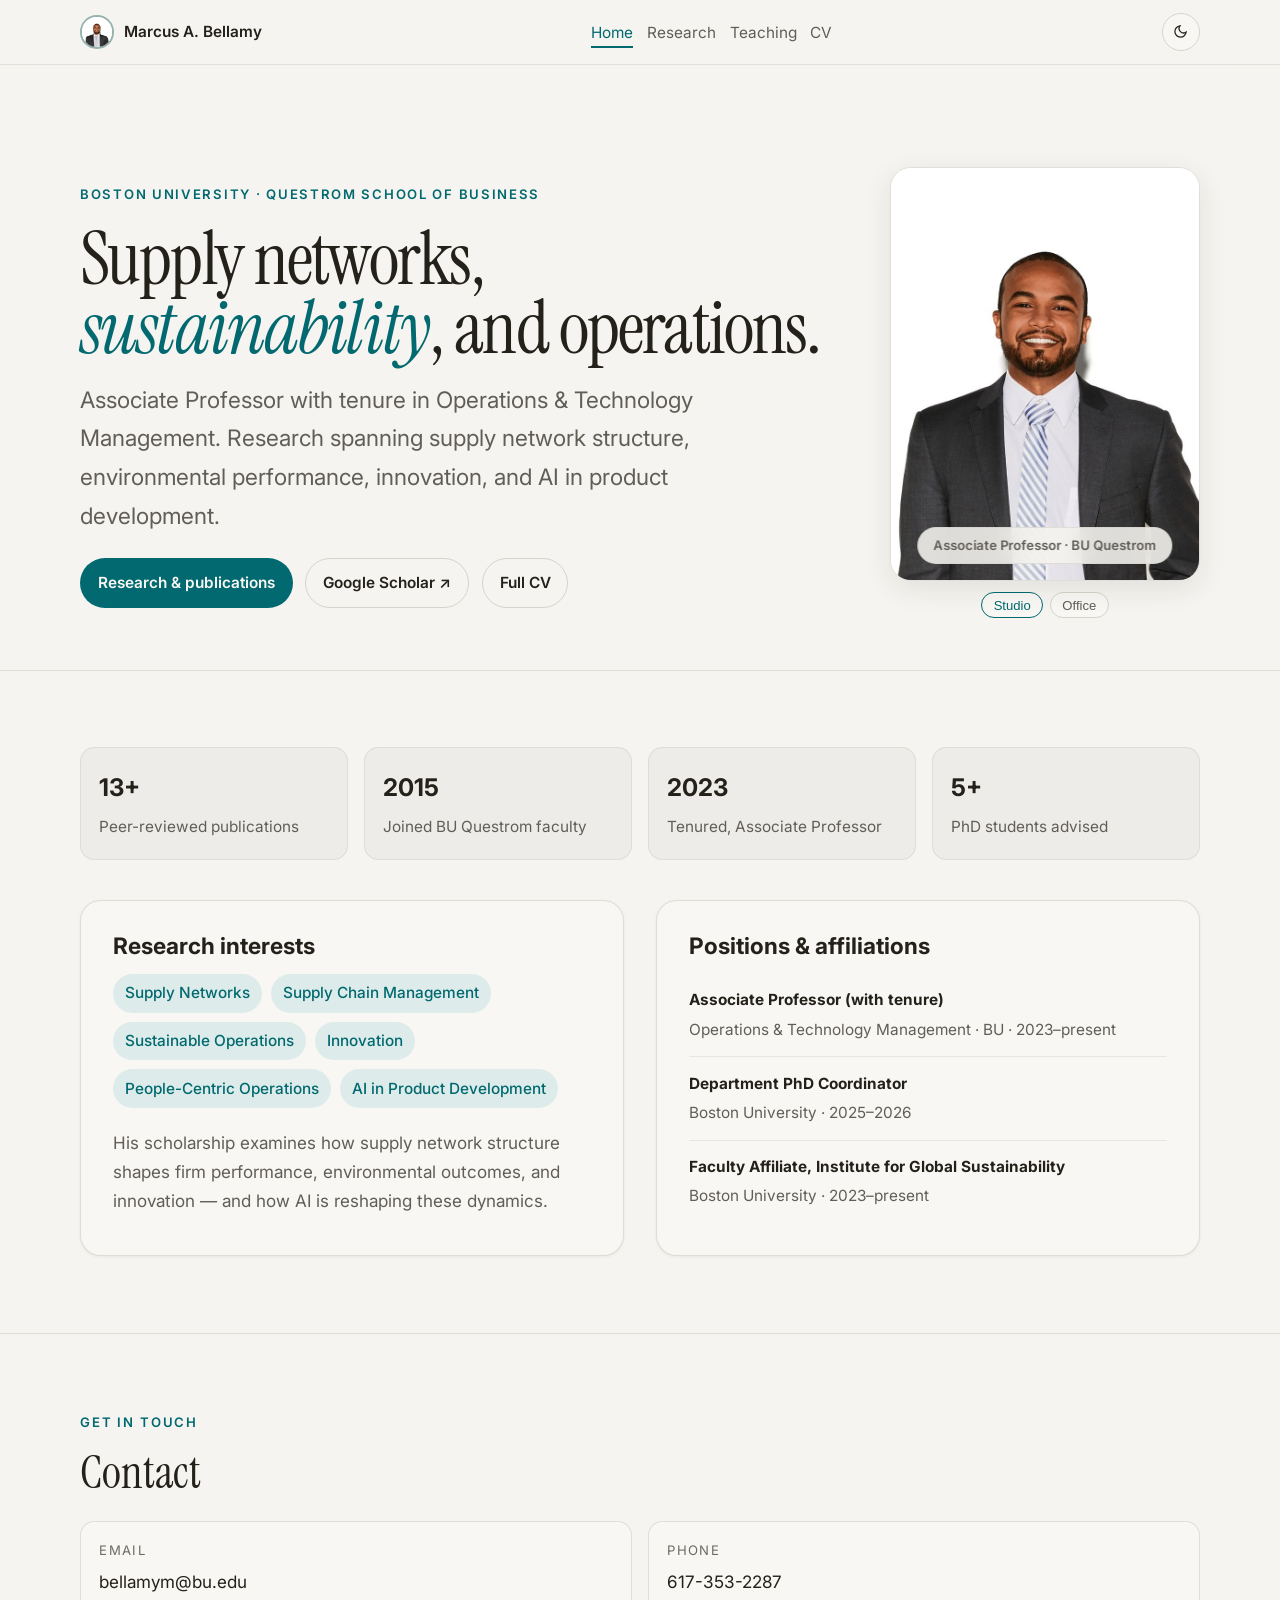
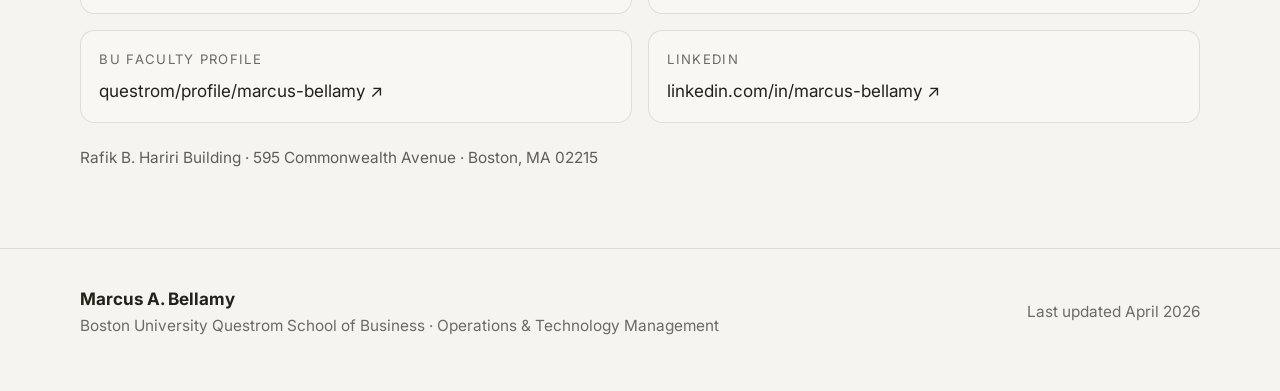
<file: index.html>
<!DOCTYPE html>
<html lang="en">
<head>
  <meta charset="UTF-8"/>
  <meta name="viewport" content="width=device-width,initial-scale=1.0"/>
  <title>Marcus A. Bellamy | Associate Professor, BU</title>
  <meta name="description" content="Associate Professor with tenure, Operations &amp; Technology Management, Boston University Questrom School of Business."/>
  <link rel="preconnect" href="https://fonts.googleapis.com">
  <link rel="preconnect" href="https://fonts.gstatic.com" crossorigin>
  <link href="https://fonts.googleapis.com/css2?family=Instrument+Serif:ital@0;1&family=Inter:wght@300;400;500;600;700&display=swap" rel="stylesheet">
  <link rel="stylesheet" href="assets/css/style.css"/>
  <script>(function(){var t;try{t=localStorage.getItem('mb-theme')}catch(e){}document.documentElement.setAttribute('data-theme',t||(matchMedia('(prefers-color-scheme:dark)').matches?'dark':'light'))})();</script>
</head>
<body>
<header class="sh">
  <div class="wrap nw">
    <a class="br" href="index.html">
      <span class="bi"><img src="assets/headshot.jpg" alt="" width="42" height="42"/></span>
      <span>Marcus A. Bellamy</span>
    </a>
    <nav aria-label="Primary"><ul>
      <li><a href="index.html" class="nav-on">Home</a></li>
      <li><a href="research.html">Research</a></li>
      <li><a href="teaching.html">Teaching</a></li>
      <li><a href="cv.html">CV</a></li>
    </ul></nav>
    <button class="tt" type="button" data-theme-toggle aria-label="Toggle theme"></button>
  </div>
</header>
<main>
  <section class="hero">
    <div class="wrap hg">
      <div>
        <div class="ew">Boston University &middot; Questrom School of Business</div>
        <h1>Supply networks, <em>sustainability</em>, and operations.</h1>
        <p class="lead">Associate Professor with tenure in Operations &amp; Technology Management. Research spanning supply network structure, environmental performance, innovation, and AI in product development.</p>
        <div class="acts">
          <a class="btn bp" href="research.html">Research &amp; publications</a>
          <a class="btn bg2" href="https://scholar.google.com/citations?user=hMtKeJIAAAAJ&hl=en" target="_blank" rel="noopener noreferrer">Google Scholar &#8599;</a>
          <a class="btn bg2" href="cv.html">Full CV</a>
        </div>
      </div>
      <aside class="pw">
        <div class="pf">
          <img id="hs" src="assets/headshot.jpg" alt="Marcus A. Bellamy" width="310" height="413" loading="eager"/>
          <div class="pbdg">Associate Professor &middot; BU Questrom</div>
        </div>
        <div class="psw">
          <button class="on" onclick="sp('assets/headshot.jpg',this,'Marcus A. Bellamy')">Studio</button>
          <button onclick="sp('assets/headshot-alt.jpg',this,'Marcus A. Bellamy in his office')">Office</button>
        </div>
      </aside>
    </div>
  </section>
  <section class="sec">
    <div class="wrap">
      <div class="g4">
        <div class="stb"><strong>13+</strong><span>Peer-reviewed publications</span></div>
        <div class="stb"><strong>2015</strong><span>Joined BU Questrom faculty</span></div>
        <div class="stb"><strong>2023</strong><span>Tenured, Associate Professor</span></div>
        <div class="stb"><strong>5+</strong><span>PhD students advised</span></div>
      </div>
      <div class="g2">
        <article class="cd">
          <h3>Research interests</h3>
          <div class="tgl">
            <span class="tg">Supply Networks</span>
            <span class="tg">Supply Chain Management</span>
            <span class="tg">Sustainable Operations</span>
            <span class="tg">Innovation</span>
            <span class="tg">People-Centric Operations</span>
            <span class="tg">AI in Product Development</span>
          </div>
          <p style="margin-top:1.25rem;color:var(--tm)">His scholarship examines how supply network structure shapes firm performance, environmental outcomes, and innovation &mdash; and how AI is reshaping these dynamics.</p>
        </article>
        <article class="cd">
          <h3>Positions &amp; affiliations</h3>
          <div class="tli"><strong>Associate Professor (with tenure)</strong><span>Operations &amp; Technology Management &middot; BU &middot; 2023&ndash;present</span></div>
          <div class="tli"><strong>Department PhD Coordinator</strong><span>Boston University &middot; 2025&ndash;2026</span></div>
          <div class="tli"><strong>Faculty Affiliate, Institute for Global Sustainability</strong><span>Boston University &middot; 2023&ndash;present</span></div>
        </article>
      </div>
    </div>
  </section>
  <section class="sec" id="contact">
    <div class="wrap">
      <span class="sl">Get in touch</span>
      <h2 class="stt">Contact</h2>
      <div class="cg">
        <a class="cc" href="mailto:bellamym@bu.edu"><small>Email</small><div>bellamym@bu.edu</div></a>
        <a class="cc" href="tel:6173532287"><small>Phone</small><div>617-353-2287</div></a>
        <a class="cc" href="https://www.bu.edu/questrom/profile/marcus-bellamy/" target="_blank" rel="noopener noreferrer"><small>BU Faculty Profile</small><div>questrom/profile/marcus-bellamy &#8599;</div></a>
        <a class="cc" href="https://www.linkedin.com/in/marcus-bellamy/" target="_blank" rel="noopener noreferrer"><small>LinkedIn</small><div>linkedin.com/in/marcus-bellamy &#8599;</div></a>
      </div>
      <p style="margin-top:1.4rem;color:var(--tm);font-size:var(--sm)">Rafik B. Hariri Building &middot; 595 Commonwealth Avenue &middot; Boston, MA 02215</p>
    </div>
  </section>
</main>
<footer>
  <div class="wrap fw">
    <div><strong>Marcus A. Bellamy</strong>
    <div class="fn">Boston University Questrom School of Business &middot; Operations &amp; Technology Management</div></div>
    <div class="fn">Last updated April 2026</div>
  </div>
</footer>
<script>function sp(s,b,a){var i=document.getElementById('hs');i.src=s;if(a)i.alt=a;document.querySelectorAll('.psw button').forEach(function(x){x.classList.remove('on')});b.classList.add('on');}</script>
<script src="assets/js/theme.js"></script>
</body></html>
</file>
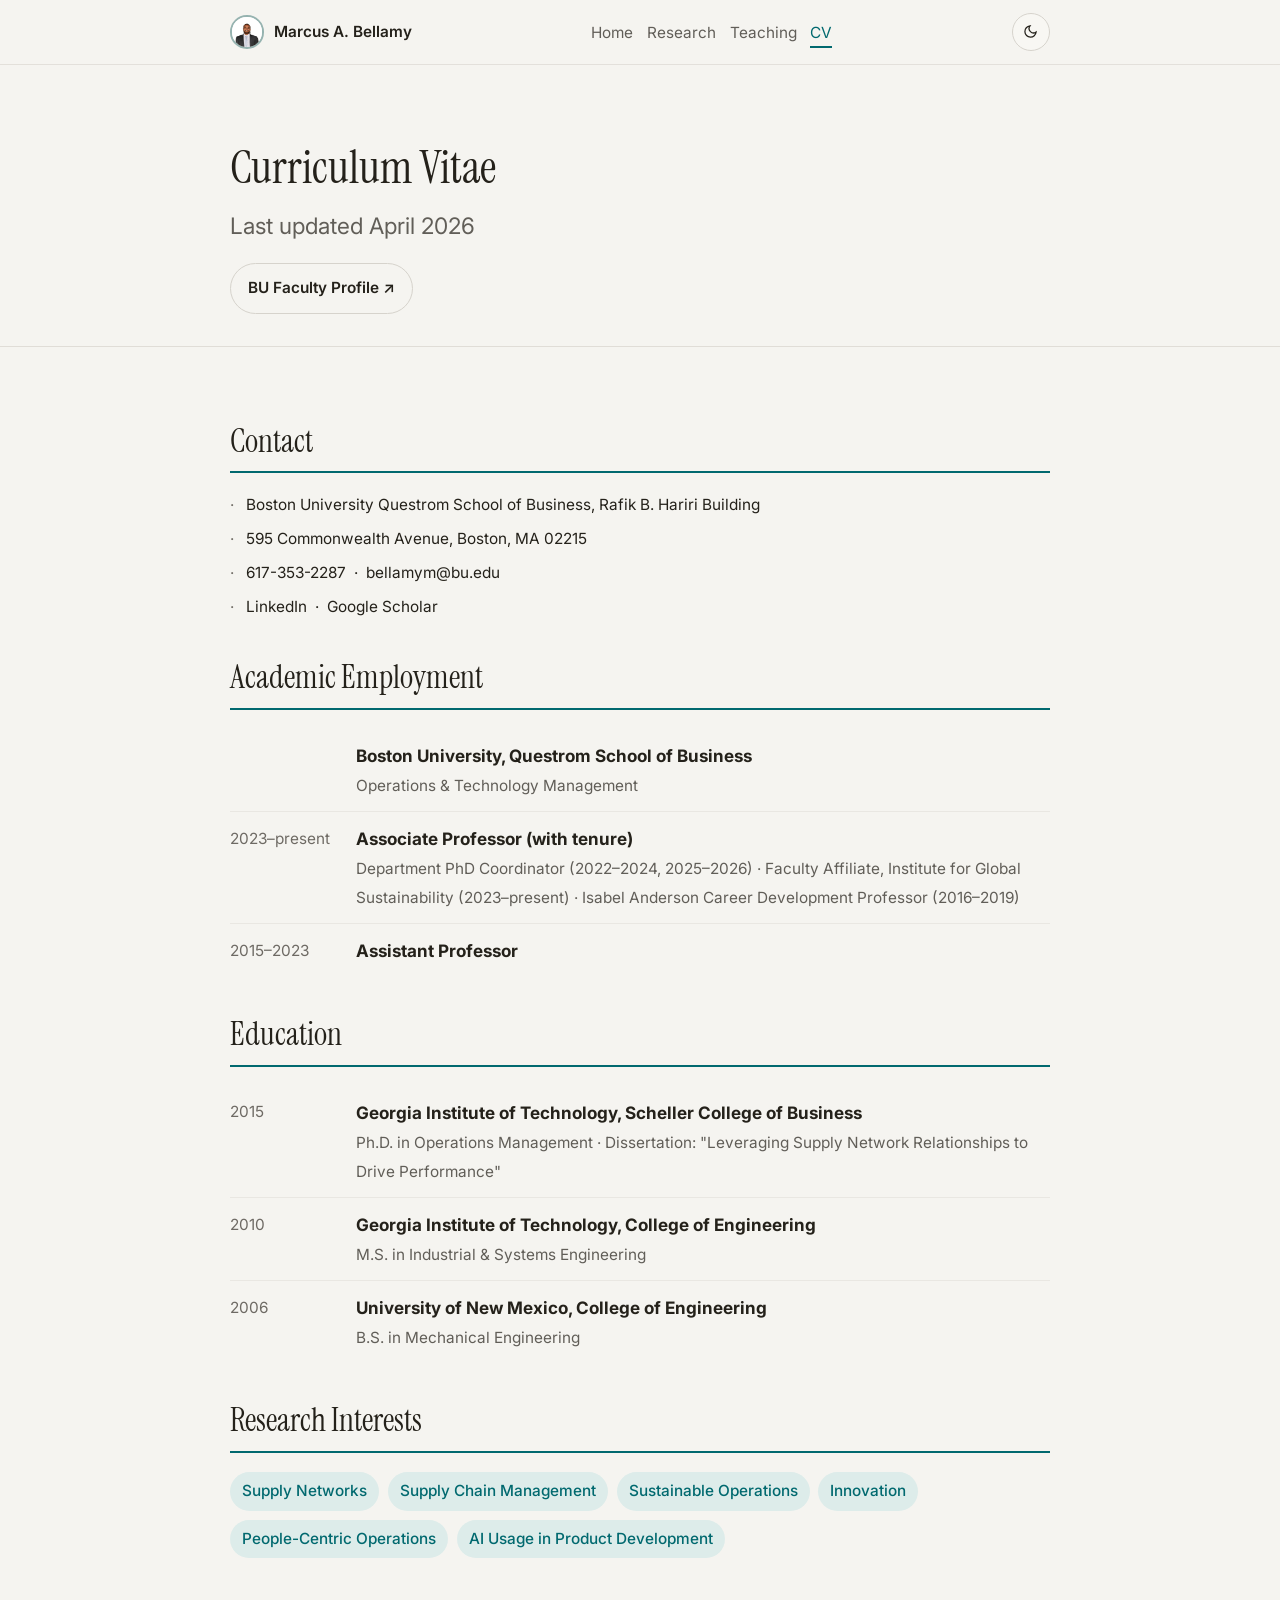
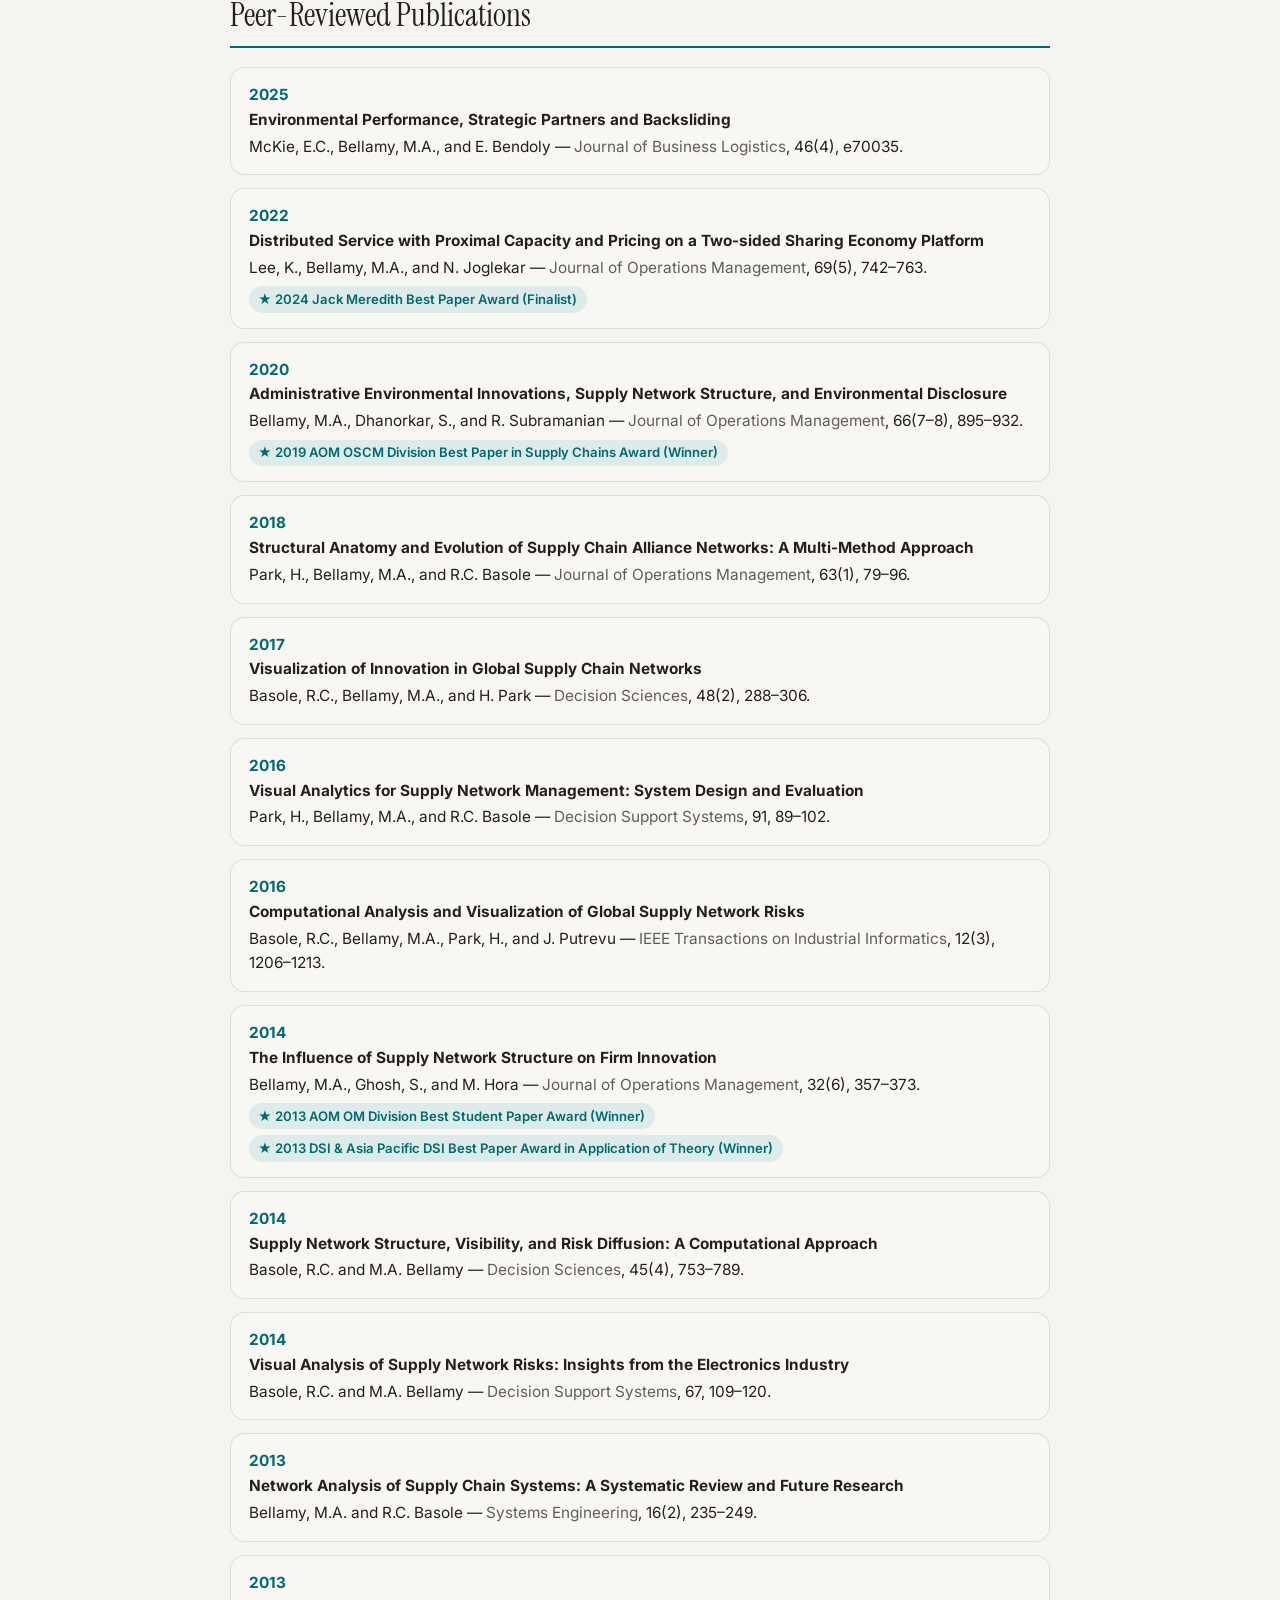
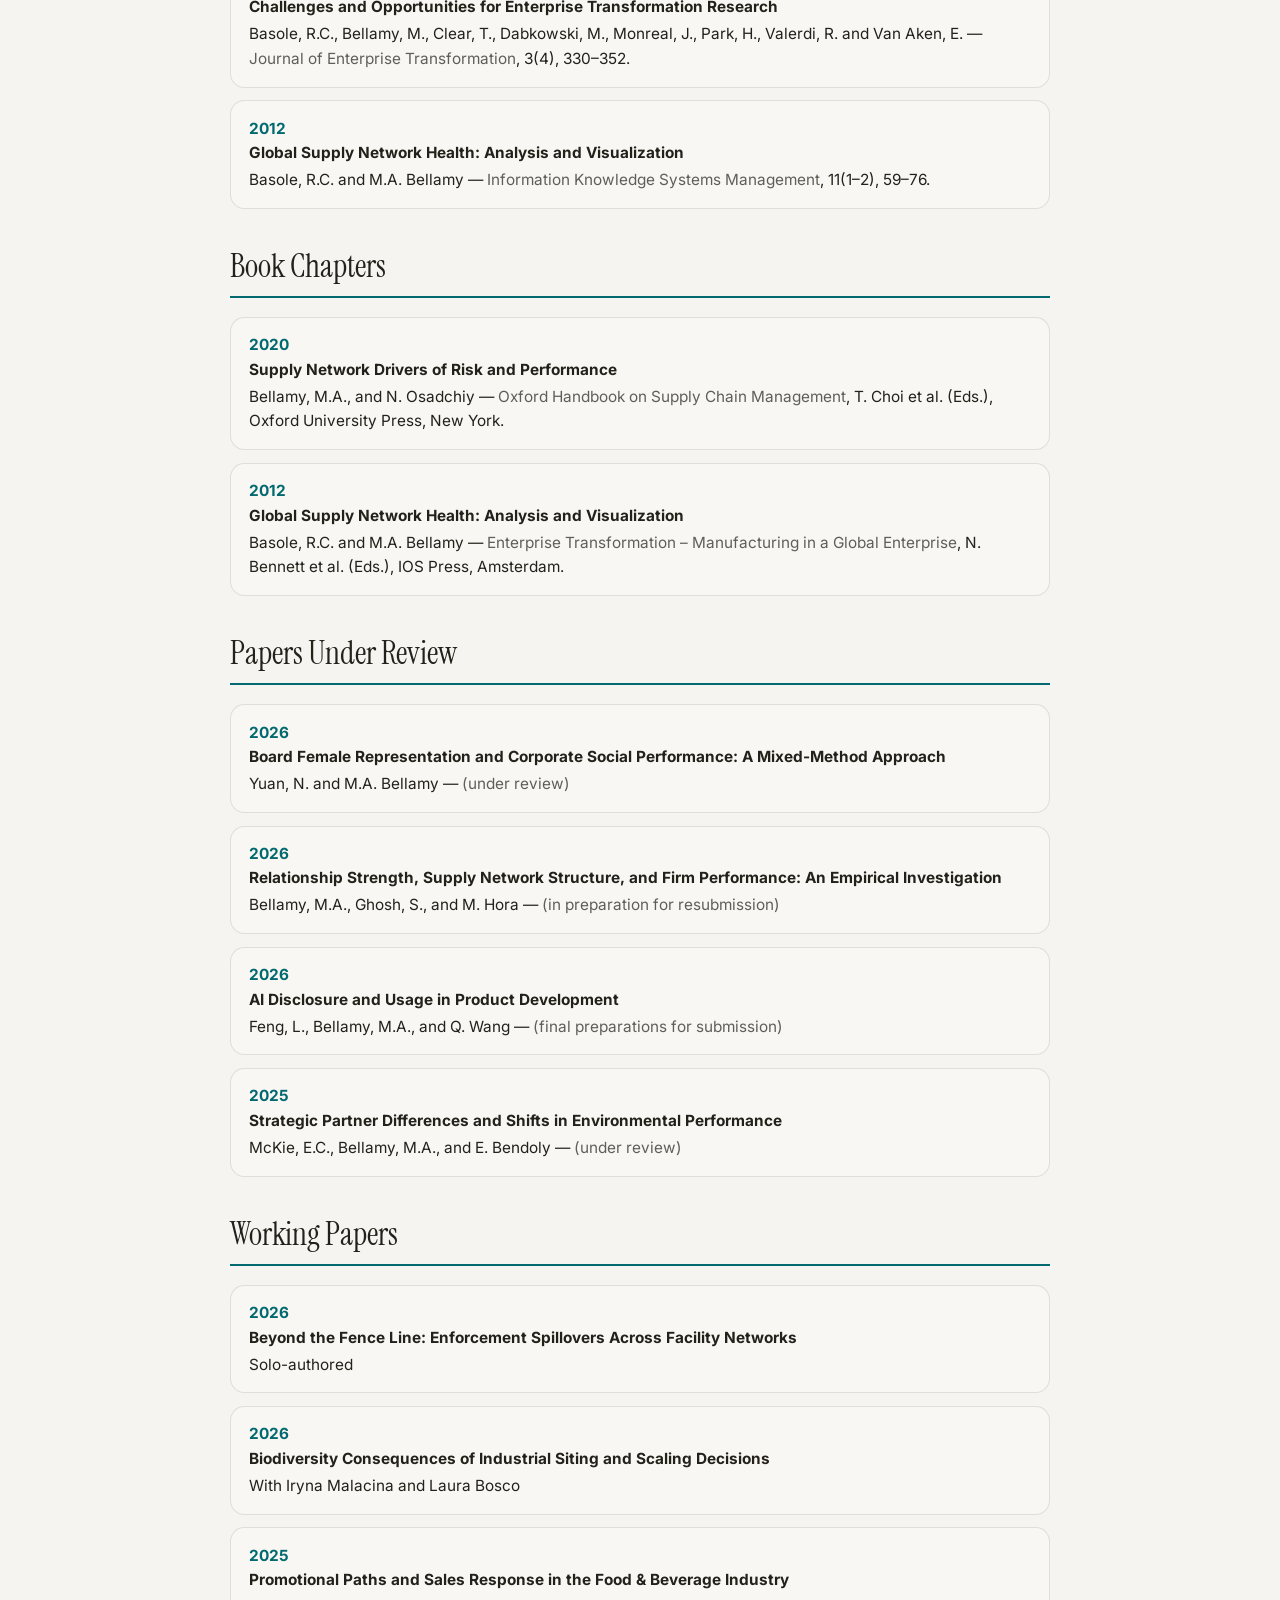
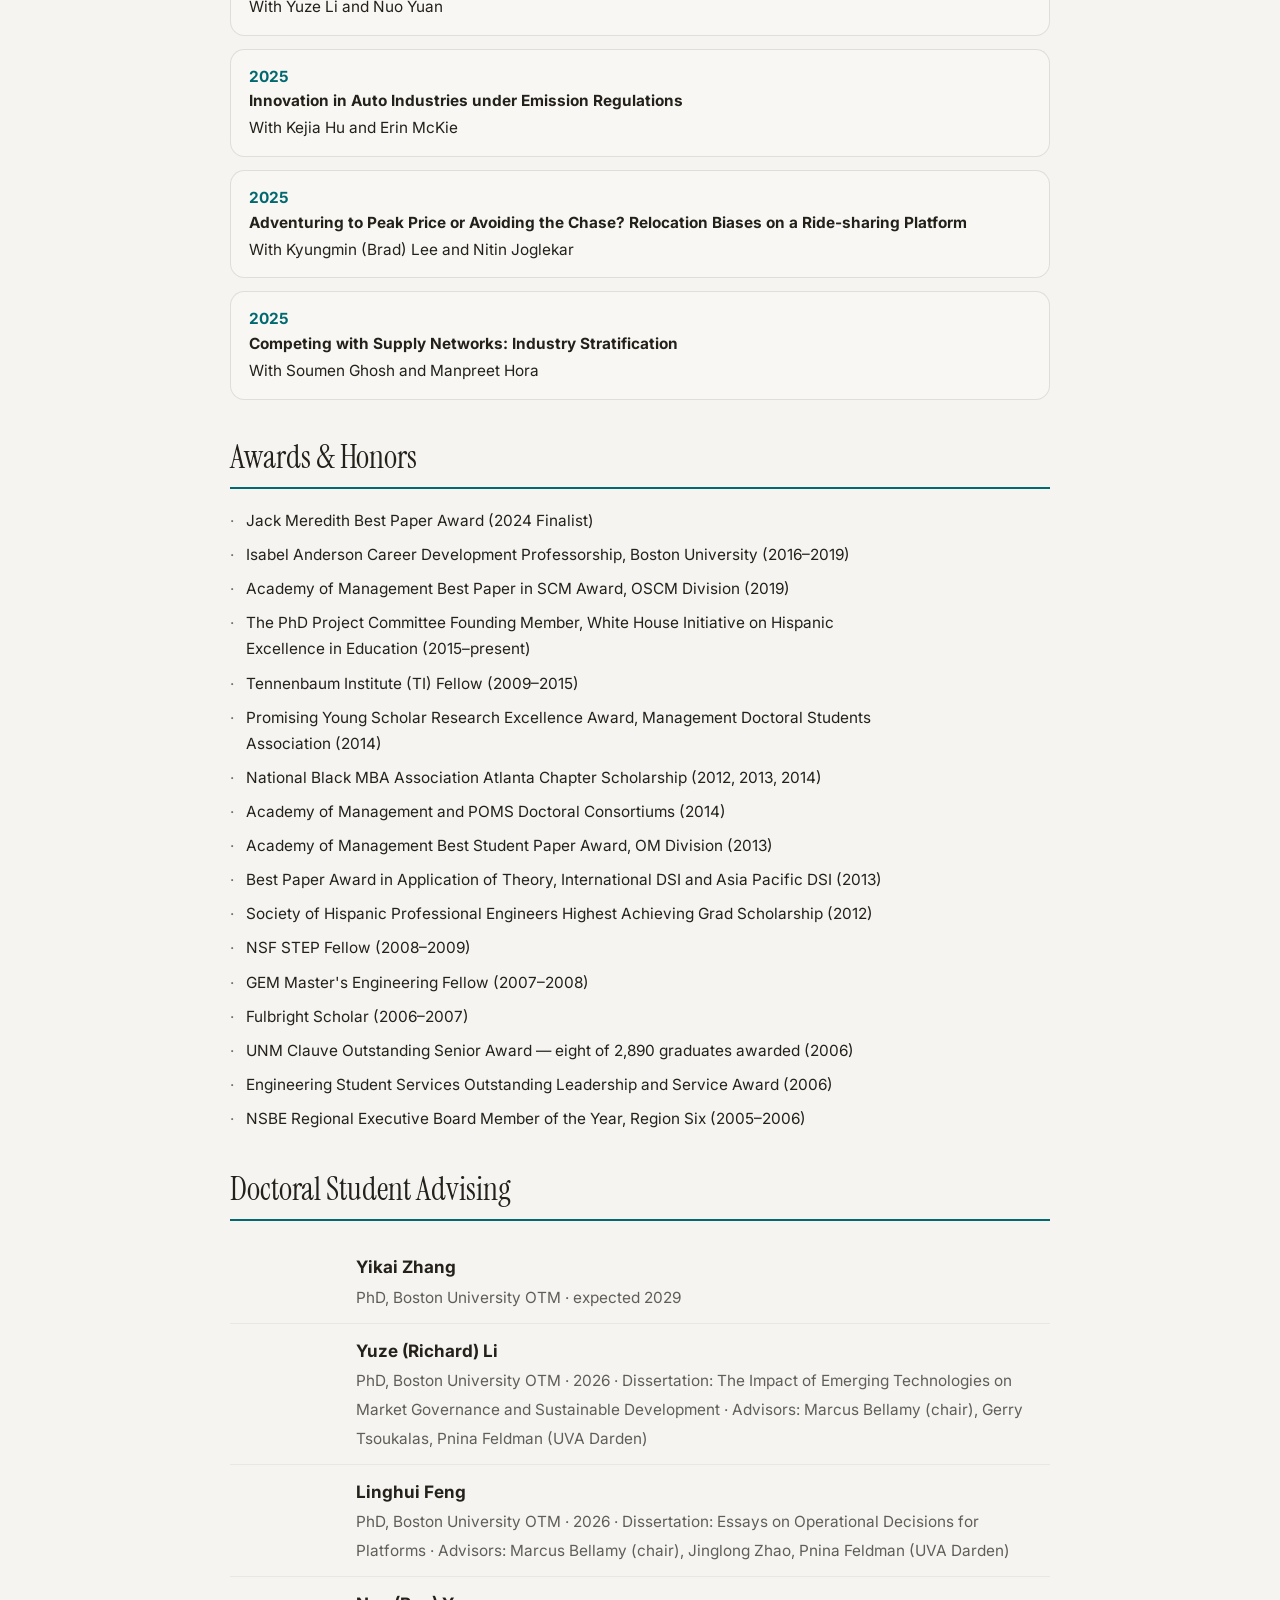
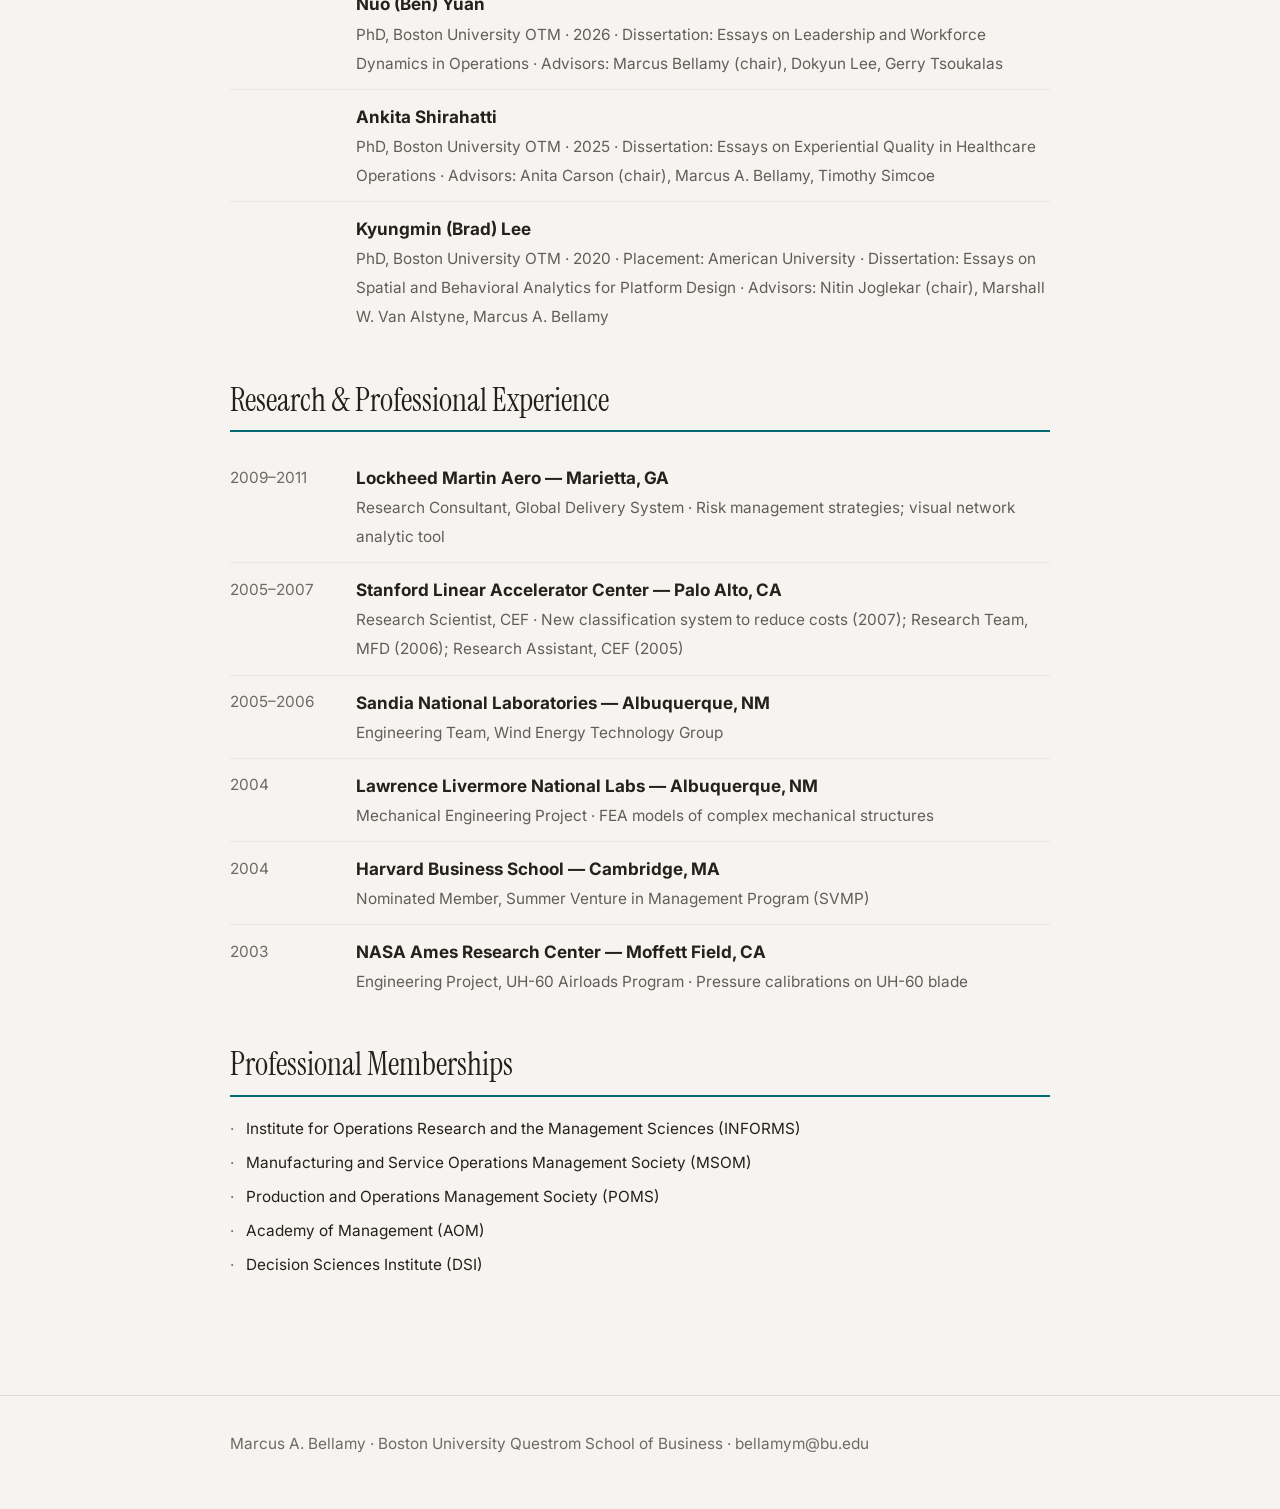
<file: cv.html>
<!DOCTYPE html>
<html lang="en">
<head>
<meta charset="UTF-8">
<meta name="viewport" content="width=device-width, initial-scale=1.0">
<title>CV — Marcus A. Bellamy</title>
<meta name="description" content="Curriculum Vitae of Marcus A. Bellamy, Associate Professor at Boston University Questrom School of Business.">
<link rel="preconnect" href="https://fonts.googleapis.com">
<link rel="preconnect" href="https://fonts.gstatic.com" crossorigin>
<link href="https://fonts.googleapis.com/css2?family=Instrument+Serif:ital@0;1&family=Inter:wght@300;400;500;600;700&display=swap" rel="stylesheet">
<link rel="stylesheet" href="assets/css/style.css"/>
<script>(function(){var t;try{t=localStorage.getItem('mb-theme')}catch(e){}document.documentElement.setAttribute('data-theme',t||(matchMedia('(prefers-color-scheme:dark)').matches?'dark':'light'))})();</script>
</head>
<body>
<header class="sh">
  <div class="wrapn nw">
    <a class="br" href="index.html">
      <span class="bi"><img src="assets/headshot.jpg" alt="" width="42" height="42"/></span>
      <span>Marcus A. Bellamy</span>
    </a>
    <nav aria-label="Primary"><ul>
      <li><a href="index.html">Home</a></li>
      <li><a href="research.html">Research</a></li>
      <li><a href="teaching.html">Teaching</a></li>
      <li><a href="cv.html" class="nav-on">CV</a></li>
    </ul></nav>
    <button class="tt" type="button" data-theme-toggle aria-label="Toggle theme"></button>
  </div>
</header>
<main>

<div class="pgh wrapn">
  <h1>Curriculum Vitae</h1>
  <p>Last updated April 2026</p>
  <a class="btn bg2" href="https://www.bu.edu/questrom/profile/marcus-bellamy/" target="_blank" rel="noopener noreferrer" style="margin-top:1.1rem">BU Faculty Profile &#8599;</a>
</div>

<section class="sec"><div class="wrapn">

<div class="cvb">
  <h2>Contact</h2>
  <ul class="plain">
    <li>Boston University Questrom School of Business, Rafik B. Hariri Building</li>
    <li>595 Commonwealth Avenue, Boston, MA 02215</li>
    <li>617-353-2287 &nbsp;&middot;&nbsp; <a href="mailto:bellamym@bu.edu">bellamym@bu.edu</a></li>
    <li><a href="https://www.linkedin.com/in/marcus-bellamy/" target="_blank" rel="noopener noreferrer">LinkedIn</a> &nbsp;&middot;&nbsp; <a href="https://scholar.google.com/citations?user=hMtKeJIAAAAJ&hl=en" target="_blank" rel="noopener noreferrer">Google Scholar</a></li>
  </ul>
</div>

<div class="cvb">
  <h2>Academic Employment</h2>
  <div class="cvr"><span class="y"></span><div><strong>Boston University, Questrom School of Business</strong><span>Operations &amp; Technology Management</span></div></div>
  <div class="cvr"><span class="y">2023–present</span><div><strong>Associate Professor (with tenure)</strong><span>Department PhD Coordinator (2022–2024, 2025–2026) &middot; Faculty Affiliate, Institute for Global Sustainability (2023–present) &middot; Isabel Anderson Career Development Professor (2016–2019)</span></div></div>
  <div class="cvr"><span class="y">2015–2023</span><div><strong>Assistant Professor</strong></div></div>
</div>

<div class="cvb">
  <h2>Education</h2>
  <div class="cvr"><span class="y">2015</span><div><strong>Georgia Institute of Technology, Scheller College of Business</strong><span>Ph.D. in Operations Management &middot; Dissertation: "Leveraging Supply Network Relationships to Drive Performance"</span></div></div>
  <div class="cvr"><span class="y">2010</span><div><strong>Georgia Institute of Technology, College of Engineering</strong><span>M.S. in Industrial &amp; Systems Engineering</span></div></div>
  <div class="cvr"><span class="y">2006</span><div><strong>University of New Mexico, College of Engineering</strong><span>B.S. in Mechanical Engineering</span></div></div>
</div>

<div class="cvb">
  <h2>Research Interests</h2>
  <div class="tgl">
    <span class="tg">Supply Networks</span>
    <span class="tg">Supply Chain Management</span>
    <span class="tg">Sustainable Operations</span>
    <span class="tg">Innovation</span>
    <span class="tg">People-Centric Operations</span>
    <span class="tg">AI Usage in Product Development</span>
  </div>
</div>

<div class="cvb">
  <h2>Peer-Reviewed Publications</h2>
  <div class="pl">
    <div class="pi"><span class="yr">2025</span><strong>Environmental Performance, Strategic Partners and Backsliding</strong>McKie, E.C., Bellamy, M.A., and E. Bendoly — <em>Journal of Business Logistics</em>, 46(4), e70035.</div>
    <div class="pi"><span class="yr">2022</span><strong>Distributed Service with Proximal Capacity and Pricing on a Two-sided Sharing Economy Platform</strong>Lee, K., Bellamy, M.A., and N. Joglekar — <em>Journal of Operations Management</em>, 69(5), 742–763.<span class="aw">★ 2024 Jack Meredith Best Paper Award (Finalist)</span></div>
    <div class="pi"><span class="yr">2020</span><strong>Administrative Environmental Innovations, Supply Network Structure, and Environmental Disclosure</strong>Bellamy, M.A., Dhanorkar, S., and R. Subramanian — <em>Journal of Operations Management</em>, 66(7–8), 895–932.<span class="aw">★ 2019 AOM OSCM Division Best Paper in Supply Chains Award (Winner)</span></div>
    <div class="pi"><span class="yr">2018</span><strong>Structural Anatomy and Evolution of Supply Chain Alliance Networks: A Multi-Method Approach</strong>Park, H., Bellamy, M.A., and R.C. Basole — <em>Journal of Operations Management</em>, 63(1), 79–96.</div>
    <div class="pi"><span class="yr">2017</span><strong>Visualization of Innovation in Global Supply Chain Networks</strong>Basole, R.C., Bellamy, M.A., and H. Park — <em>Decision Sciences</em>, 48(2), 288–306.</div>
    <div class="pi"><span class="yr">2016</span><strong>Visual Analytics for Supply Network Management: System Design and Evaluation</strong>Park, H., Bellamy, M.A., and R.C. Basole — <em>Decision Support Systems</em>, 91, 89–102.</div>
    <div class="pi"><span class="yr">2016</span><strong>Computational Analysis and Visualization of Global Supply Network Risks</strong>Basole, R.C., Bellamy, M.A., Park, H., and J. Putrevu — <em>IEEE Transactions on Industrial Informatics</em>, 12(3), 1206–1213.</div>
    <div class="pi"><span class="yr">2014</span><strong>The Influence of Supply Network Structure on Firm Innovation</strong>Bellamy, M.A., Ghosh, S., and M. Hora — <em>Journal of Operations Management</em>, 32(6), 357–373.<span class="aw">★ 2013 AOM OM Division Best Student Paper Award (Winner)</span><span class="aw">★ 2013 DSI &amp; Asia Pacific DSI Best Paper Award in Application of Theory (Winner)</span></div>
    <div class="pi"><span class="yr">2014</span><strong>Supply Network Structure, Visibility, and Risk Diffusion: A Computational Approach</strong>Basole, R.C. and M.A. Bellamy — <em>Decision Sciences</em>, 45(4), 753–789.</div>
    <div class="pi"><span class="yr">2014</span><strong>Visual Analysis of Supply Network Risks: Insights from the Electronics Industry</strong>Basole, R.C. and M.A. Bellamy — <em>Decision Support Systems</em>, 67, 109–120.</div>
    <div class="pi"><span class="yr">2013</span><strong>Network Analysis of Supply Chain Systems: A Systematic Review and Future Research</strong>Bellamy, M.A. and R.C. Basole — <em>Systems Engineering</em>, 16(2), 235–249.</div>
    <div class="pi"><span class="yr">2013</span><strong>Challenges and Opportunities for Enterprise Transformation Research</strong>Basole, R.C., Bellamy, M., Clear, T., Dabkowski, M., Monreal, J., Park, H., Valerdi, R. and Van Aken, E. — <em>Journal of Enterprise Transformation</em>, 3(4), 330–352.</div>
    <div class="pi"><span class="yr">2012</span><strong>Global Supply Network Health: Analysis and Visualization</strong>Basole, R.C. and M.A. Bellamy — <em>Information Knowledge Systems Management</em>, 11(1–2), 59–76.</div>
  </div>
</div>

<div class="cvb">
  <h2>Book Chapters</h2>
  <div class="pl">
    <div class="pi"><span class="yr">2020</span><strong>Supply Network Drivers of Risk and Performance</strong>Bellamy, M.A., and N. Osadchiy — <em>Oxford Handbook on Supply Chain Management</em>, T. Choi et al. (Eds.), Oxford University Press, New York.</div>
    <div class="pi"><span class="yr">2012</span><strong>Global Supply Network Health: Analysis and Visualization</strong>Basole, R.C. and M.A. Bellamy — <em>Enterprise Transformation – Manufacturing in a Global Enterprise</em>, N. Bennett et al. (Eds.), IOS Press, Amsterdam.</div>
  </div>
</div>

<div class="cvb">
  <h2>Papers Under Review</h2>
  <div class="pl">
    <div class="pi"><span class="yr">2026</span><strong>Board Female Representation and Corporate Social Performance: A Mixed-Method Approach</strong>Yuan, N. and M.A. Bellamy — <em>(under review)</em></div>
    <div class="pi"><span class="yr">2026</span><strong>Relationship Strength, Supply Network Structure, and Firm Performance: An Empirical Investigation</strong>Bellamy, M.A., Ghosh, S., and M. Hora — <em>(in preparation for resubmission)</em></div>
    <div class="pi"><span class="yr">2026</span><strong>AI Disclosure and Usage in Product Development</strong>Feng, L., Bellamy, M.A., and Q. Wang — <em>(final preparations for submission)</em></div>
    <div class="pi"><span class="yr">2025</span><strong>Strategic Partner Differences and Shifts in Environmental Performance</strong>McKie, E.C., Bellamy, M.A., and E. Bendoly — <em>(under review)</em></div>
  </div>
</div>

<div class="cvb">
  <h2>Working Papers</h2>
  <div class="pl">
    <div class="pi"><span class="yr">2026</span><strong>Beyond the Fence Line: Enforcement Spillovers Across Facility Networks</strong>Solo-authored</div>
    <div class="pi"><span class="yr">2026</span><strong>Biodiversity Consequences of Industrial Siting and Scaling Decisions</strong>With Iryna Malacina and Laura Bosco</div>
    <div class="pi"><span class="yr">2025</span><strong>Promotional Paths and Sales Response in the Food &amp; Beverage Industry</strong>With Yuze Li and Nuo Yuan</div>
    <div class="pi"><span class="yr">2025</span><strong>Innovation in Auto Industries under Emission Regulations</strong>With Kejia Hu and Erin McKie</div>
    <div class="pi"><span class="yr">2025</span><strong>Adventuring to Peak Price or Avoiding the Chase? Relocation Biases on a Ride-sharing Platform</strong>With Kyungmin (Brad) Lee and Nitin Joglekar</div>
    <div class="pi"><span class="yr">2025</span><strong>Competing with Supply Networks: Industry Stratification</strong>With Soumen Ghosh and Manpreet Hora</div>
  </div>
</div>

<div class="cvb">
  <h2>Awards &amp; Honors</h2>
  <ul class="plain">
    <li>Jack Meredith Best Paper Award (2024 Finalist)</li>
    <li>Isabel Anderson Career Development Professorship, Boston University (2016–2019)</li>
    <li>Academy of Management Best Paper in SCM Award, OSCM Division (2019)</li>
    <li>The PhD Project Committee Founding Member, White House Initiative on Hispanic Excellence in Education (2015–present)</li>
    <li>Tennenbaum Institute (TI) Fellow (2009–2015)</li>
    <li>Promising Young Scholar Research Excellence Award, Management Doctoral Students Association (2014)</li>
    <li>National Black MBA Association Atlanta Chapter Scholarship (2012, 2013, 2014)</li>
    <li>Academy of Management and POMS Doctoral Consortiums (2014)</li>
    <li>Academy of Management Best Student Paper Award, OM Division (2013)</li>
    <li>Best Paper Award in Application of Theory, International DSI and Asia Pacific DSI (2013)</li>
    <li>Society of Hispanic Professional Engineers Highest Achieving Grad Scholarship (2012)</li>
    <li>NSF STEP Fellow (2008–2009)</li>
    <li>GEM Master's Engineering Fellow (2007–2008)</li>
    <li>Fulbright Scholar (2006–2007)</li>
    <li>UNM Clauve Outstanding Senior Award — eight of 2,890 graduates awarded (2006)</li>
    <li>Engineering Student Services Outstanding Leadership and Service Award (2006)</li>
    <li>NSBE Regional Executive Board Member of the Year, Region Six (2005–2006)</li>
  </ul>
</div>

<div class="cvb">
  <h2>Doctoral Student Advising</h2>
  <div class="cvr"><span class="y"></span><div><strong>Yikai Zhang</strong><span>PhD, Boston University OTM &middot; expected 2029</span></div></div>
  <div class="cvr"><span class="y"></span><div><strong>Yuze (Richard) Li</strong><span>PhD, Boston University OTM &middot; 2026 &middot; Dissertation: The Impact of Emerging Technologies on Market Governance and Sustainable Development &middot; Advisors: Marcus Bellamy (chair), Gerry Tsoukalas, Pnina Feldman (UVA Darden)</span></div></div>
  <div class="cvr"><span class="y"></span><div><strong>Linghui Feng</strong><span>PhD, Boston University OTM &middot; 2026 &middot; Dissertation: Essays on Operational Decisions for Platforms &middot; Advisors: Marcus Bellamy (chair), Jinglong Zhao, Pnina Feldman (UVA Darden)</span></div></div>
  <div class="cvr"><span class="y"></span><div><strong>Nuo (Ben) Yuan</strong><span>PhD, Boston University OTM &middot; 2026 &middot; Dissertation: Essays on Leadership and Workforce Dynamics in Operations &middot; Advisors: Marcus Bellamy (chair), Dokyun Lee, Gerry Tsoukalas</span></div></div>
  <div class="cvr"><span class="y"></span><div><strong>Ankita Shirahatti</strong><span>PhD, Boston University OTM &middot; 2025 &middot; Dissertation: Essays on Experiential Quality in Healthcare Operations &middot; Advisors: Anita Carson (chair), Marcus A. Bellamy, Timothy Simcoe</span></div></div>
  <div class="cvr"><span class="y"></span><div><strong>Kyungmin (Brad) Lee</strong><span>PhD, Boston University OTM &middot; 2020 &middot; Placement: American University &middot; Dissertation: Essays on Spatial and Behavioral Analytics for Platform Design &middot; Advisors: Nitin Joglekar (chair), Marshall W. Van Alstyne, Marcus A. Bellamy</span></div></div>
</div>

<div class="cvb">
  <h2>Research &amp; Professional Experience</h2>
  <div class="cvr"><span class="y">2009–2011</span><div><strong>Lockheed Martin Aero — Marietta, GA</strong><span>Research Consultant, Global Delivery System &middot; Risk management strategies; visual network analytic tool</span></div></div>
  <div class="cvr"><span class="y">2005–2007</span><div><strong>Stanford Linear Accelerator Center — Palo Alto, CA</strong><span>Research Scientist, CEF &middot; New classification system to reduce costs (2007); Research Team, MFD (2006); Research Assistant, CEF (2005)</span></div></div>
  <div class="cvr"><span class="y">2005–2006</span><div><strong>Sandia National Laboratories — Albuquerque, NM</strong><span>Engineering Team, Wind Energy Technology Group</span></div></div>
  <div class="cvr"><span class="y">2004</span><div><strong>Lawrence Livermore National Labs — Albuquerque, NM</strong><span>Mechanical Engineering Project &middot; FEA models of complex mechanical structures</span></div></div>
  <div class="cvr"><span class="y">2004</span><div><strong>Harvard Business School — Cambridge, MA</strong><span>Nominated Member, Summer Venture in Management Program (SVMP)</span></div></div>
  <div class="cvr"><span class="y">2003</span><div><strong>NASA Ames Research Center — Moffett Field, CA</strong><span>Engineering Project, UH-60 Airloads Program &middot; Pressure calibrations on UH-60 blade</span></div></div>
</div>

<div class="cvb">
  <h2>Professional Memberships</h2>
  <ul class="plain">
    <li>Institute for Operations Research and the Management Sciences (INFORMS)</li>
    <li>Manufacturing and Service Operations Management Society (MSOM)</li>
    <li>Production and Operations Management Society (POMS)</li>
    <li>Academy of Management (AOM)</li>
    <li>Decision Sciences Institute (DSI)</li>
  </ul>
</div>

</div></section>

</main>
<footer>
  <div class="wrapn fw">
    <div class="fn">Marcus A. Bellamy &middot; Boston University Questrom School of Business &middot; bellamym@bu.edu</div>
  </div>
</footer>
<script src="assets/js/theme.js"></script>
</body>
</html>
</file>
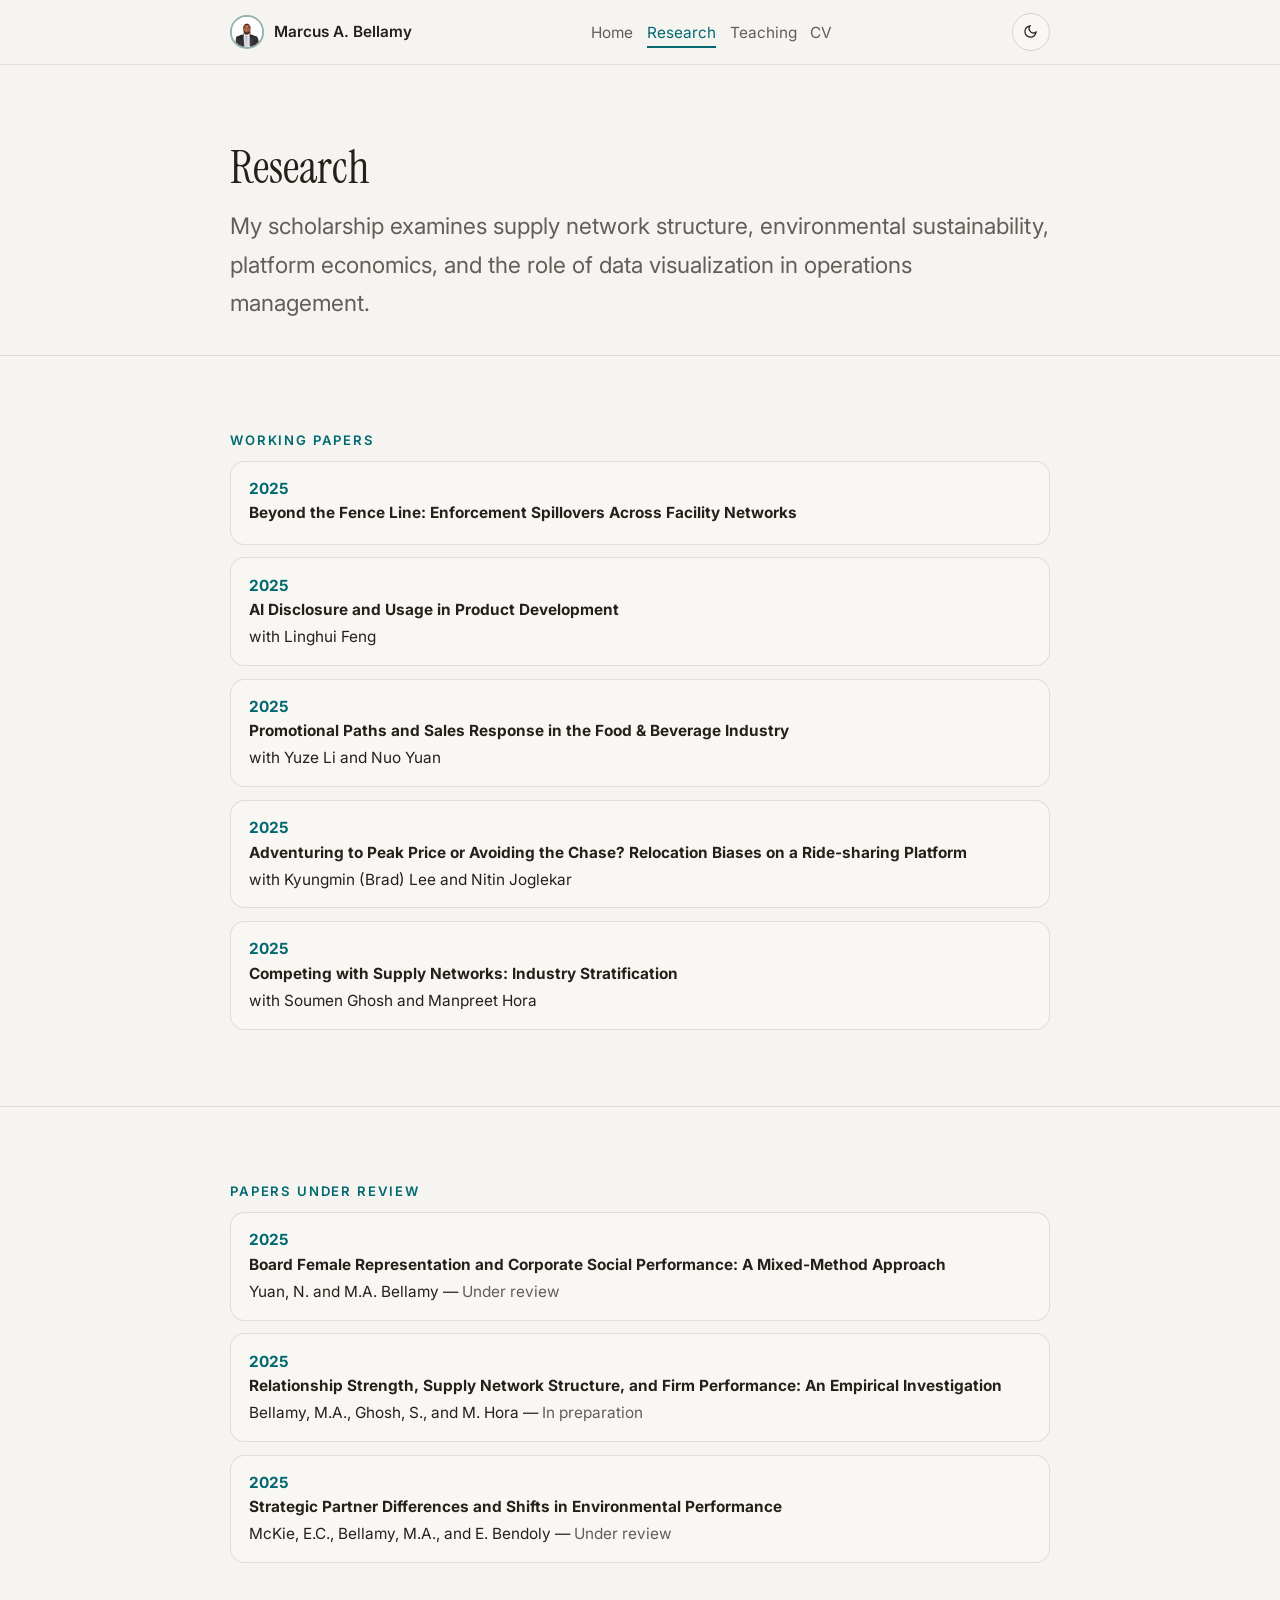
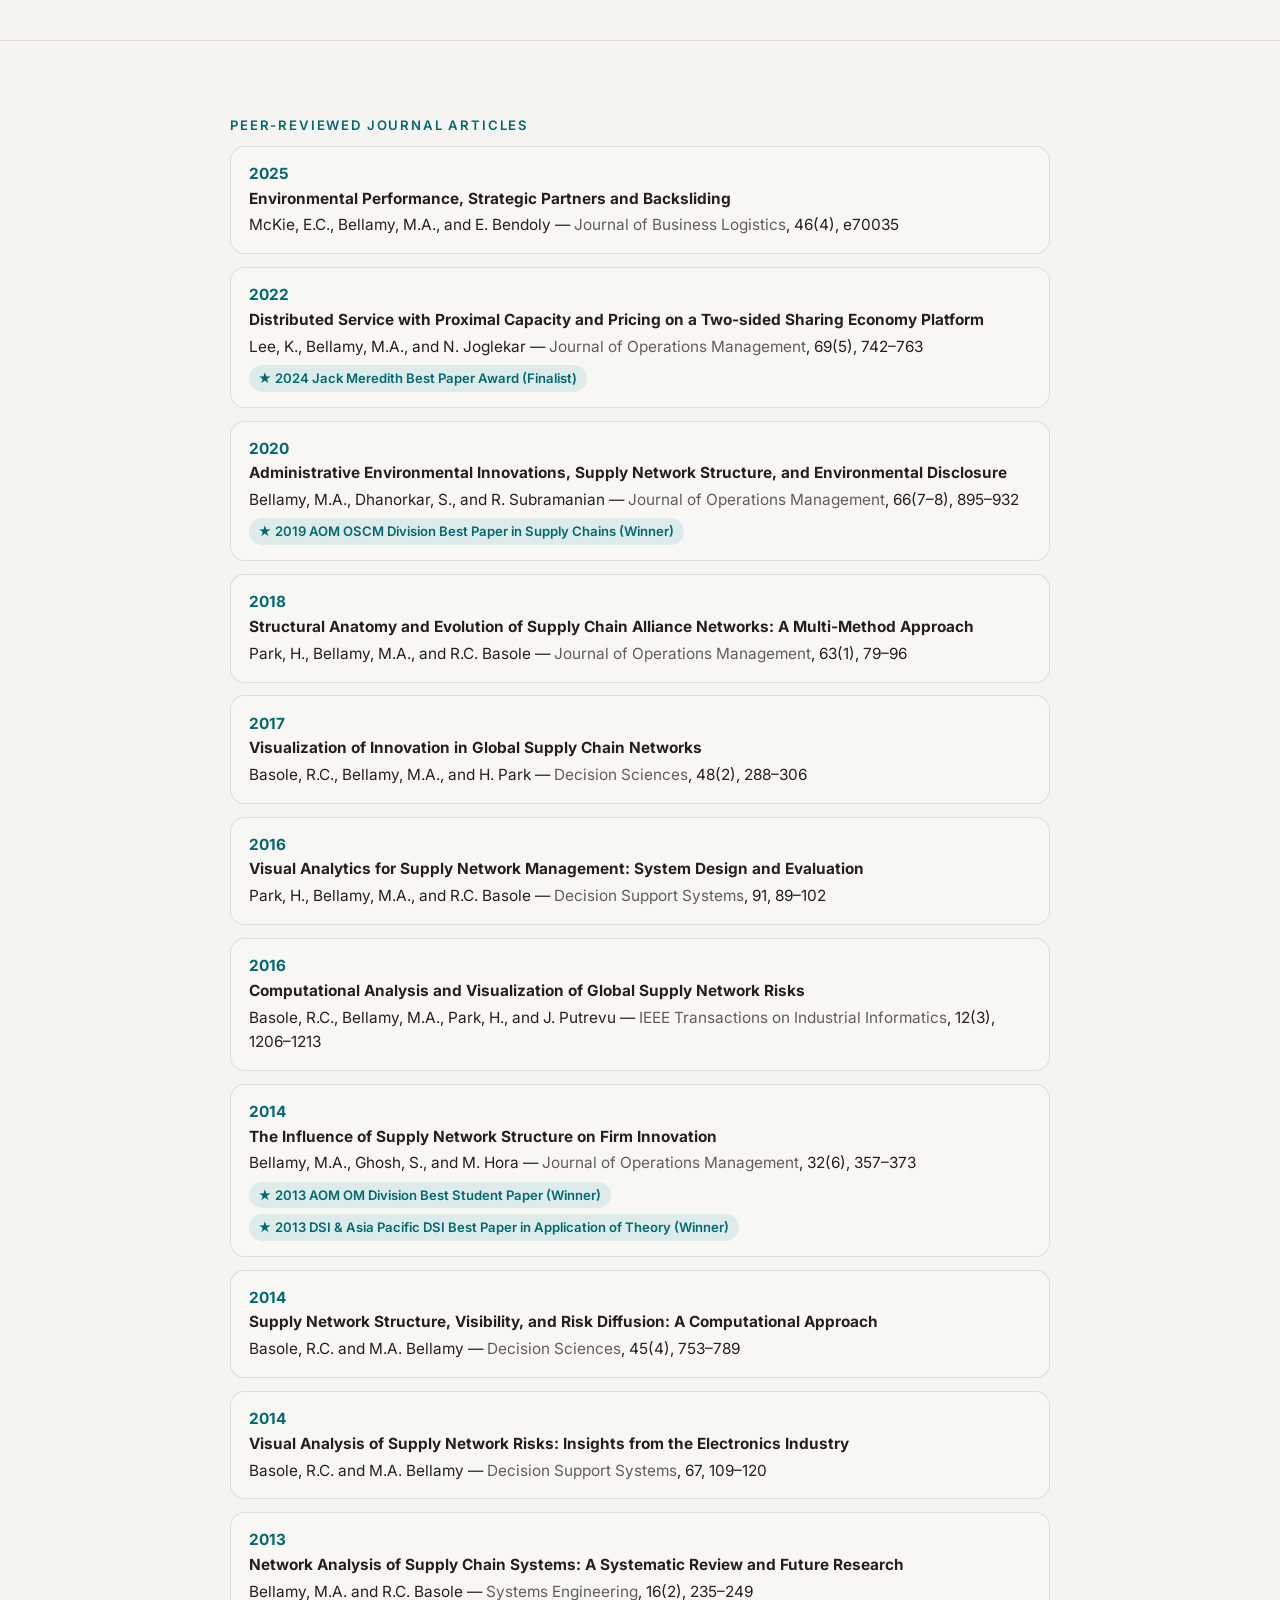
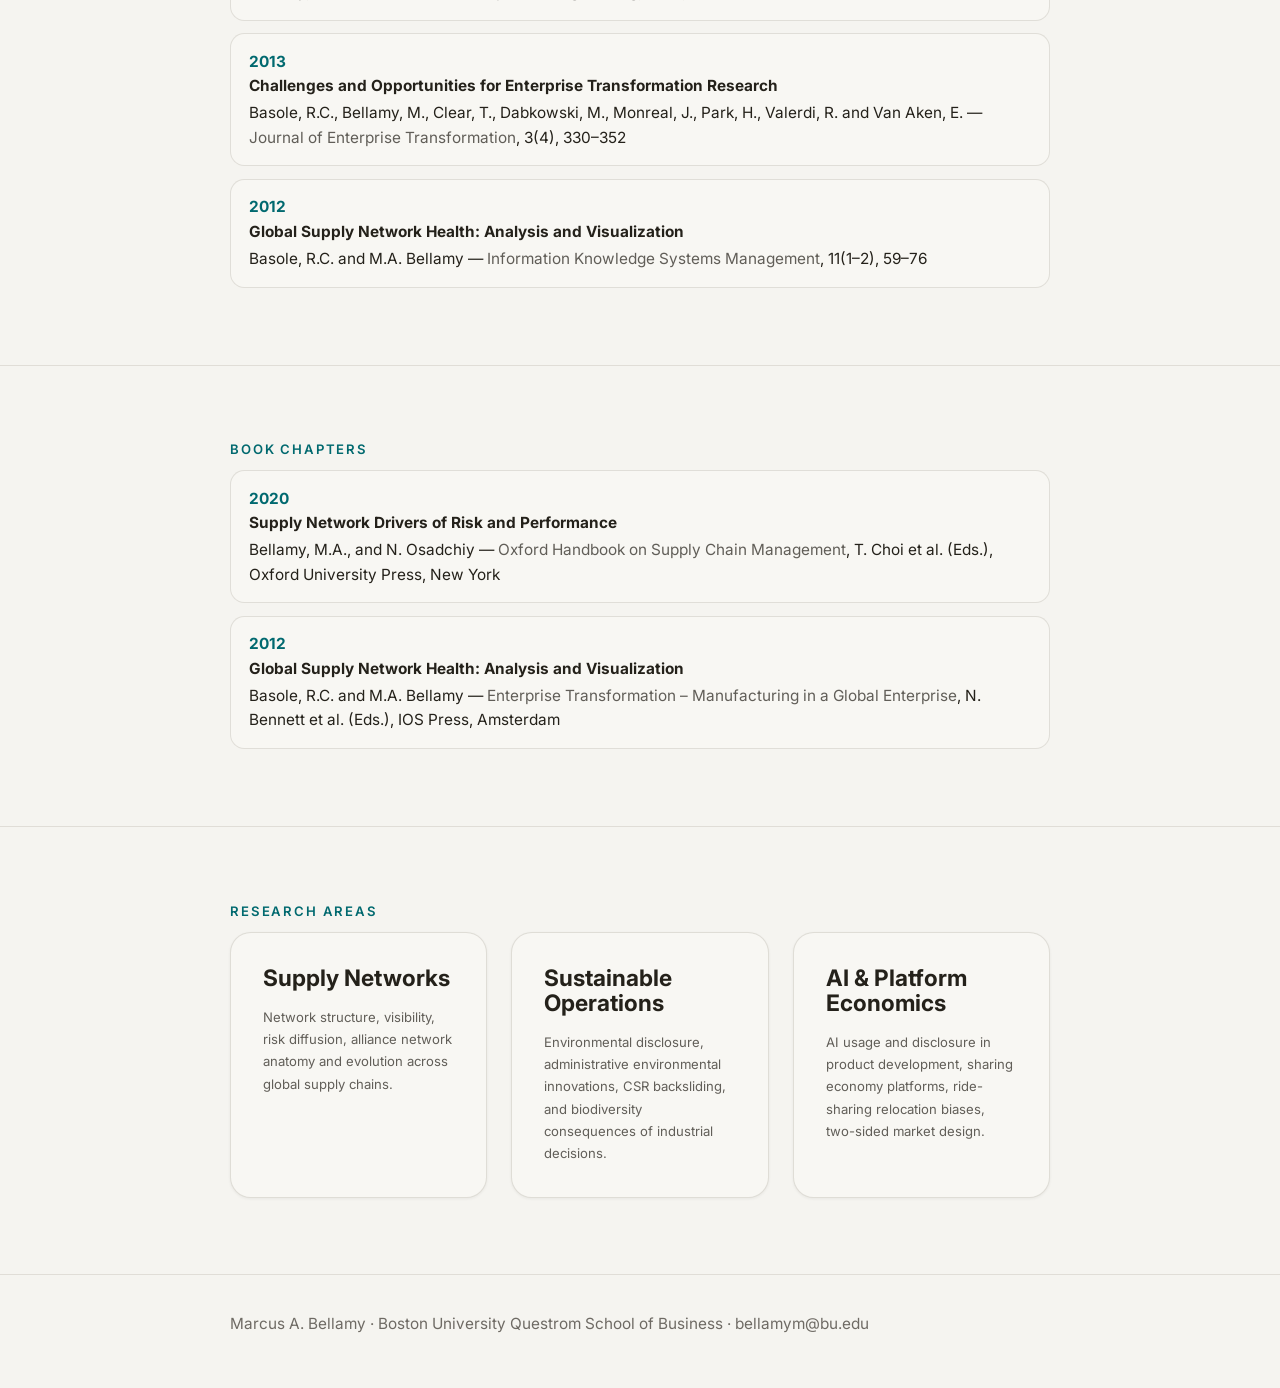
<file: research.html>
<!DOCTYPE html>
<html lang="en">
<head>
<meta charset="UTF-8">
<meta name="viewport" content="width=device-width, initial-scale=1.0">
<title>Research — Marcus A. Bellamy</title>
<meta name="description" content="Peer-reviewed publications, working papers, and book chapters by Marcus A. Bellamy.">
<link rel="preconnect" href="https://fonts.googleapis.com">
<link rel="preconnect" href="https://fonts.gstatic.com" crossorigin>
<link href="https://fonts.googleapis.com/css2?family=Instrument+Serif:ital@0;1&family=Inter:wght@300;400;500;600;700&display=swap" rel="stylesheet">
<link rel="stylesheet" href="assets/css/style.css"/>
<script>(function(){var t;try{t=localStorage.getItem('mb-theme')}catch(e){}document.documentElement.setAttribute('data-theme',t||(matchMedia('(prefers-color-scheme:dark)').matches?'dark':'light'))})();</script>
</head>
<body>
<header class="sh">
  <div class="wrapn nw">
    <a class="br" href="index.html">
      <span class="bi"><img src="assets/headshot.jpg" alt="" width="42" height="42"/></span>
      <span>Marcus A. Bellamy</span>
    </a>
    <nav aria-label="Primary"><ul>
      <li><a href="index.html">Home</a></li>
      <li><a href="research.html" class="nav-on">Research</a></li>
      <li><a href="teaching.html">Teaching</a></li>
      <li><a href="cv.html">CV</a></li>
    </ul></nav>
    <button class="tt" type="button" data-theme-toggle aria-label="Toggle theme"></button>
  </div>
</header>
<main>

<div class="pgh wrapn">
  <h1>Research</h1>
  <p>My scholarship examines supply network structure, environmental sustainability, platform economics, and the role of data visualization in operations management.</p>
</div>

<section class="sec"><div class="wrapn">
<h2 class="sl">Working Papers</h2>
<div class="pl">
  <div class="pi"><span class="yr">2025</span><strong>Beyond the Fence Line: Enforcement Spillovers Across Facility Networks</strong></div>
  <div class="pi"><span class="yr">2025</span><strong>AI Disclosure and Usage in Product Development</strong>with Linghui Feng</div>
  <div class="pi"><span class="yr">2025</span><strong>Promotional Paths and Sales Response in the Food &amp; Beverage Industry</strong>with Yuze Li and Nuo Yuan</div>
  <div class="pi"><span class="yr">2025</span><strong>Adventuring to Peak Price or Avoiding the Chase? Relocation Biases on a Ride-sharing Platform</strong>with Kyungmin (Brad) Lee and Nitin Joglekar</div>
  <div class="pi"><span class="yr">2025</span><strong>Competing with Supply Networks: Industry Stratification</strong>with Soumen Ghosh and Manpreet Hora</div>
</div>
</div></section>

<section class="sec"><div class="wrapn">
<h2 class="sl">Papers Under Review</h2>
<div class="pl">
  <div class="pi"><span class="yr">2025</span><strong>Board Female Representation and Corporate Social Performance: A Mixed-Method Approach</strong>Yuan, N. and M.A. Bellamy — <em>Under review</em></div>
  <div class="pi"><span class="yr">2025</span><strong>Relationship Strength, Supply Network Structure, and Firm Performance: An Empirical Investigation</strong>Bellamy, M.A., Ghosh, S., and M. Hora — <em>In preparation</em></div>
  <div class="pi"><span class="yr">2025</span><strong>Strategic Partner Differences and Shifts in Environmental Performance</strong>McKie, E.C., Bellamy, M.A., and E. Bendoly — <em>Under review</em></div>
</div>
</div></section>

<section class="sec"><div class="wrapn">
<h2 class="sl">Peer-Reviewed Journal Articles</h2>
<div class="pl">
  <div class="pi"><span class="yr">2025</span><strong>Environmental Performance, Strategic Partners and Backsliding</strong>McKie, E.C., Bellamy, M.A., and E. Bendoly — <em>Journal of Business Logistics</em>, 46(4), e70035</div>
  <div class="pi"><span class="yr">2022</span><strong>Distributed Service with Proximal Capacity and Pricing on a Two-sided Sharing Economy Platform</strong>Lee, K., Bellamy, M.A., and N. Joglekar — <em>Journal of Operations Management</em>, 69(5), 742–763<span class="aw">★ 2024 Jack Meredith Best Paper Award (Finalist)</span></div>
  <div class="pi"><span class="yr">2020</span><strong>Administrative Environmental Innovations, Supply Network Structure, and Environmental Disclosure</strong>Bellamy, M.A., Dhanorkar, S., and R. Subramanian — <em>Journal of Operations Management</em>, 66(7–8), 895–932<span class="aw">★ 2019 AOM OSCM Division Best Paper in Supply Chains (Winner)</span></div>
  <div class="pi"><span class="yr">2018</span><strong>Structural Anatomy and Evolution of Supply Chain Alliance Networks: A Multi-Method Approach</strong>Park, H., Bellamy, M.A., and R.C. Basole — <em>Journal of Operations Management</em>, 63(1), 79–96</div>
  <div class="pi"><span class="yr">2017</span><strong>Visualization of Innovation in Global Supply Chain Networks</strong>Basole, R.C., Bellamy, M.A., and H. Park — <em>Decision Sciences</em>, 48(2), 288–306</div>
  <div class="pi"><span class="yr">2016</span><strong>Visual Analytics for Supply Network Management: System Design and Evaluation</strong>Park, H., Bellamy, M.A., and R.C. Basole — <em>Decision Support Systems</em>, 91, 89–102</div>
  <div class="pi"><span class="yr">2016</span><strong>Computational Analysis and Visualization of Global Supply Network Risks</strong>Basole, R.C., Bellamy, M.A., Park, H., and J. Putrevu — <em>IEEE Transactions on Industrial Informatics</em>, 12(3), 1206–1213</div>
  <div class="pi"><span class="yr">2014</span><strong>The Influence of Supply Network Structure on Firm Innovation</strong>Bellamy, M.A., Ghosh, S., and M. Hora — <em>Journal of Operations Management</em>, 32(6), 357–373<span class="aw">★ 2013 AOM OM Division Best Student Paper (Winner)</span><span class="aw">★ 2013 DSI &amp; Asia Pacific DSI Best Paper in Application of Theory (Winner)</span></div>
  <div class="pi"><span class="yr">2014</span><strong>Supply Network Structure, Visibility, and Risk Diffusion: A Computational Approach</strong>Basole, R.C. and M.A. Bellamy — <em>Decision Sciences</em>, 45(4), 753–789</div>
  <div class="pi"><span class="yr">2014</span><strong>Visual Analysis of Supply Network Risks: Insights from the Electronics Industry</strong>Basole, R.C. and M.A. Bellamy — <em>Decision Support Systems</em>, 67, 109–120</div>
  <div class="pi"><span class="yr">2013</span><strong>Network Analysis of Supply Chain Systems: A Systematic Review and Future Research</strong>Bellamy, M.A. and R.C. Basole — <em>Systems Engineering</em>, 16(2), 235–249</div>
  <div class="pi"><span class="yr">2013</span><strong>Challenges and Opportunities for Enterprise Transformation Research</strong>Basole, R.C., Bellamy, M., Clear, T., Dabkowski, M., Monreal, J., Park, H., Valerdi, R. and Van Aken, E. — <em>Journal of Enterprise Transformation</em>, 3(4), 330–352</div>
  <div class="pi"><span class="yr">2012</span><strong>Global Supply Network Health: Analysis and Visualization</strong>Basole, R.C. and M.A. Bellamy — <em>Information Knowledge Systems Management</em>, 11(1–2), 59–76</div>
</div>
</div></section>

<section class="sec"><div class="wrapn">
<h2 class="sl">Book Chapters</h2>
<div class="pl">
  <div class="pi"><span class="yr">2020</span><strong>Supply Network Drivers of Risk and Performance</strong>Bellamy, M.A., and N. Osadchiy — <em>Oxford Handbook on Supply Chain Management</em>, T. Choi et al. (Eds.), Oxford University Press, New York</div>
  <div class="pi"><span class="yr">2012</span><strong>Global Supply Network Health: Analysis and Visualization</strong>Basole, R.C. and M.A. Bellamy — <em>Enterprise Transformation – Manufacturing in a Global Enterprise</em>, N. Bennett et al. (Eds.), IOS Press, Amsterdam</div>
</div>
</div></section>

<section class="sec"><div class="wrapn">
<h2 class="sl">Research Areas</h2>
<div class="g3">
  <div class="cd"><h3>Supply Networks</h3><p style="font-size:var(--xs);color:var(--tm);margin-top:.5rem">Network structure, visibility, risk diffusion, alliance network anatomy and evolution across global supply chains.</p></div>
  <div class="cd"><h3>Sustainable Operations</h3><p style="font-size:var(--xs);color:var(--tm);margin-top:.5rem">Environmental disclosure, administrative environmental innovations, CSR backsliding, and biodiversity consequences of industrial decisions.</p></div>
  <div class="cd"><h3>AI &amp; Platform Economics</h3><p style="font-size:var(--xs);color:var(--tm);margin-top:.5rem">AI usage and disclosure in product development, sharing economy platforms, ride-sharing relocation biases, two-sided market design.</p></div>
</div>
</div></section>

</main>
<footer>
  <div class="wrapn fw">
    <div class="fn">Marcus A. Bellamy &middot; Boston University Questrom School of Business &middot; bellamym@bu.edu</div>
  </div>
</footer>
<script src="assets/js/theme.js"></script>
</body>
</html>
</file>
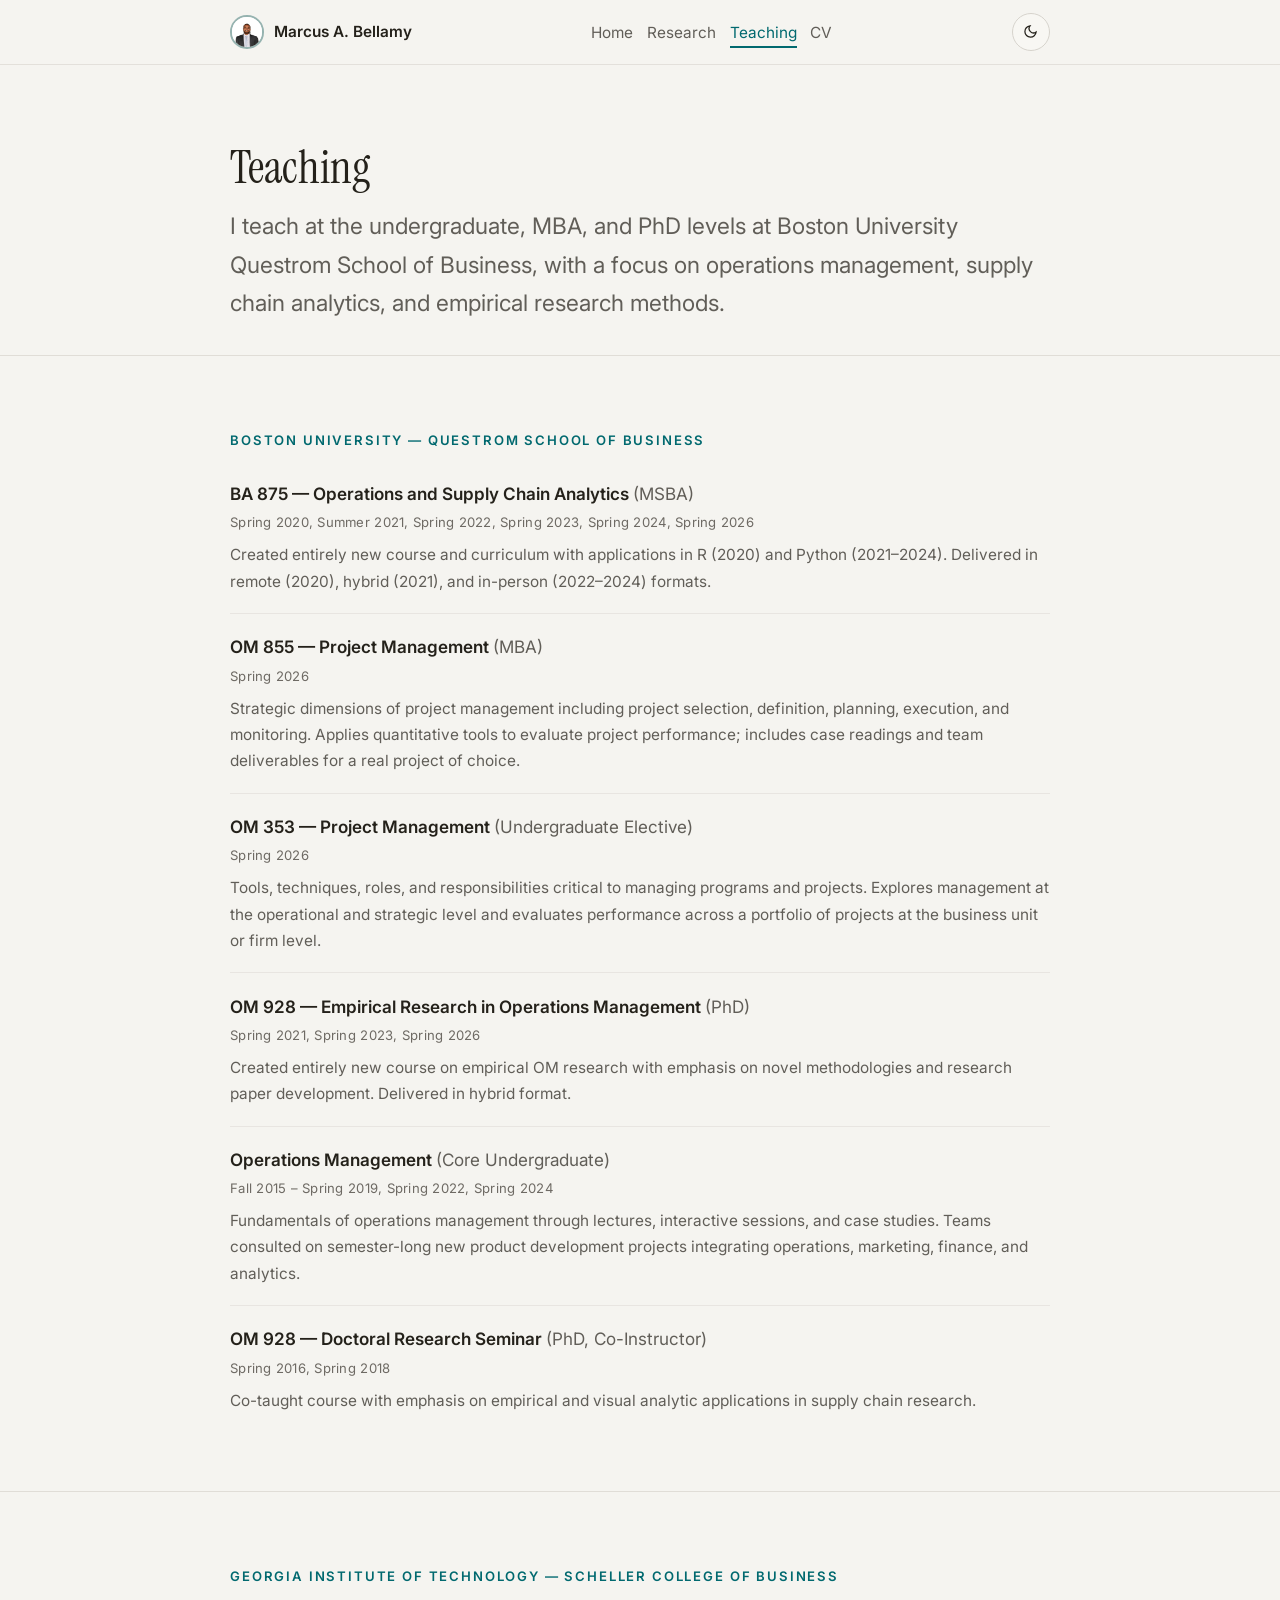
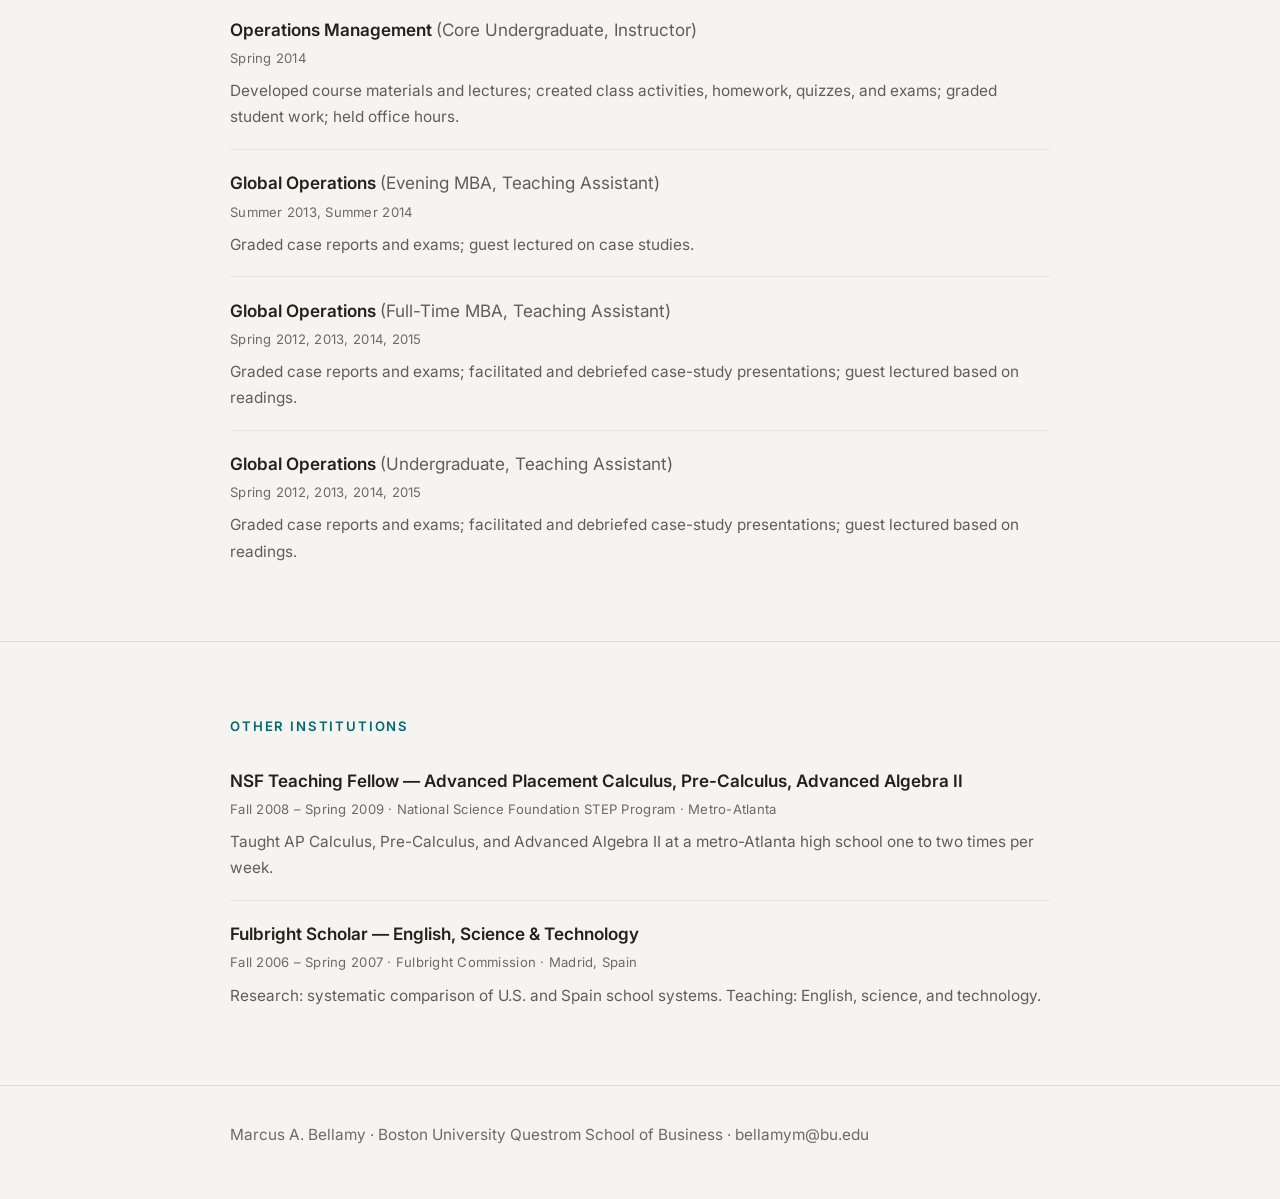
<file: teaching.html>
<!DOCTYPE html>
<html lang="en">
<head>
<meta charset="UTF-8">
<meta name="viewport" content="width=device-width, initial-scale=1.0">
<title>Teaching — Marcus A. Bellamy</title>
<meta name="description" content="Teaching experience of Marcus A. Bellamy, Associate Professor at Boston University Questrom School of Business.">
<link rel="preconnect" href="https://fonts.googleapis.com">
<link rel="preconnect" href="https://fonts.gstatic.com" crossorigin>
<link href="https://fonts.googleapis.com/css2?family=Instrument+Serif:ital@0;1&family=Inter:wght@300;400;500;600;700&display=swap" rel="stylesheet">
<link rel="stylesheet" href="assets/css/style.css"/>
<script>(function(){var t;try{t=localStorage.getItem('mb-theme')}catch(e){}document.documentElement.setAttribute('data-theme',t||(matchMedia('(prefers-color-scheme:dark)').matches?'dark':'light'))})();</script>
</head>
<body>
<header class="sh">
  <div class="wrapn nw">
    <a class="br" href="index.html">
      <span class="bi"><img src="assets/headshot.jpg" alt="" width="42" height="42"/></span>
      <span>Marcus A. Bellamy</span>
    </a>
    <nav aria-label="Primary"><ul>
      <li><a href="index.html">Home</a></li>
      <li><a href="research.html">Research</a></li>
      <li><a href="teaching.html" class="nav-on">Teaching</a></li>
      <li><a href="cv.html">CV</a></li>
    </ul></nav>
    <button class="tt" type="button" data-theme-toggle aria-label="Toggle theme"></button>
  </div>
</header>
<main>

<div class="pgh wrapn">
  <h1>Teaching</h1>
  <p>I teach at the undergraduate, MBA, and PhD levels at Boston University Questrom School of Business, with a focus on operations management, supply chain analytics, and empirical research methods.</p>
</div>

<section class="sec"><div class="wrapn">
  <h2 class="sl">Boston University — Questrom School of Business</h2>

  <div class="course">
    <div class="course-title">BA 875 — Operations and Supply Chain Analytics <span>(MSBA)</span></div>
    <div class="course-meta">Spring 2020, Summer 2021, Spring 2022, Spring 2023, Spring 2024, Spring 2026</div>
    <div class="course-desc">Created entirely new course and curriculum with applications in R (2020) and Python (2021–2024). Delivered in remote (2020), hybrid (2021), and in-person (2022–2024) formats.</div>
  </div>

  <div class="course">
    <div class="course-title">OM 855 — Project Management <span>(MBA)</span></div>
    <div class="course-meta">Spring 2026</div>
    <div class="course-desc">Strategic dimensions of project management including project selection, definition, planning, execution, and monitoring. Applies quantitative tools to evaluate project performance; includes case readings and team deliverables for a real project of choice.</div>
  </div>

  <div class="course">
    <div class="course-title">OM 353 — Project Management <span>(Undergraduate Elective)</span></div>
    <div class="course-meta">Spring 2026</div>
    <div class="course-desc">Tools, techniques, roles, and responsibilities critical to managing programs and projects. Explores management at the operational and strategic level and evaluates performance across a portfolio of projects at the business unit or firm level.</div>
  </div>

  <div class="course">
    <div class="course-title">OM 928 — Empirical Research in Operations Management <span>(PhD)</span></div>
    <div class="course-meta">Spring 2021, Spring 2023, Spring 2026</div>
    <div class="course-desc">Created entirely new course on empirical OM research with emphasis on novel methodologies and research paper development. Delivered in hybrid format.</div>
  </div>

  <div class="course">
    <div class="course-title">Operations Management <span>(Core Undergraduate)</span></div>
    <div class="course-meta">Fall 2015 – Spring 2019, Spring 2022, Spring 2024</div>
    <div class="course-desc">Fundamentals of operations management through lectures, interactive sessions, and case studies. Teams consulted on semester-long new product development projects integrating operations, marketing, finance, and analytics.</div>
  </div>

  <div class="course">
    <div class="course-title">OM 928 — Doctoral Research Seminar <span>(PhD, Co-Instructor)</span></div>
    <div class="course-meta">Spring 2016, Spring 2018</div>
    <div class="course-desc">Co-taught course with emphasis on empirical and visual analytic applications in supply chain research.</div>
  </div>
</div></section>

<section class="sec"><div class="wrapn">
  <h2 class="sl">Georgia Institute of Technology — Scheller College of Business</h2>

  <div class="course">
    <div class="course-title">Operations Management <span>(Core Undergraduate, Instructor)</span></div>
    <div class="course-meta">Spring 2014</div>
    <div class="course-desc">Developed course materials and lectures; created class activities, homework, quizzes, and exams; graded student work; held office hours.</div>
  </div>

  <div class="course">
    <div class="course-title">Global Operations <span>(Evening MBA, Teaching Assistant)</span></div>
    <div class="course-meta">Summer 2013, Summer 2014</div>
    <div class="course-desc">Graded case reports and exams; guest lectured on case studies.</div>
  </div>

  <div class="course">
    <div class="course-title">Global Operations <span>(Full-Time MBA, Teaching Assistant)</span></div>
    <div class="course-meta">Spring 2012, 2013, 2014, 2015</div>
    <div class="course-desc">Graded case reports and exams; facilitated and debriefed case-study presentations; guest lectured based on readings.</div>
  </div>

  <div class="course">
    <div class="course-title">Global Operations <span>(Undergraduate, Teaching Assistant)</span></div>
    <div class="course-meta">Spring 2012, 2013, 2014, 2015</div>
    <div class="course-desc">Graded case reports and exams; facilitated and debriefed case-study presentations; guest lectured based on readings.</div>
  </div>
</div></section>

<section class="sec"><div class="wrapn">
  <h2 class="sl">Other Institutions</h2>

  <div class="course">
    <div class="course-title">NSF Teaching Fellow — Advanced Placement Calculus, Pre-Calculus, Advanced Algebra II</div>
    <div class="course-meta">Fall 2008 – Spring 2009 · National Science Foundation STEP Program · Metro-Atlanta</div>
    <div class="course-desc">Taught AP Calculus, Pre-Calculus, and Advanced Algebra II at a metro-Atlanta high school one to two times per week.</div>
  </div>

  <div class="course">
    <div class="course-title">Fulbright Scholar — English, Science &amp; Technology</div>
    <div class="course-meta">Fall 2006 – Spring 2007 · Fulbright Commission · Madrid, Spain</div>
    <div class="course-desc">Research: systematic comparison of U.S. and Spain school systems. Teaching: English, science, and technology.</div>
  </div>
</div></section>

</main>
<footer>
  <div class="wrapn fw">
    <div class="fn">Marcus A. Bellamy &middot; Boston University Questrom School of Business &middot; bellamym@bu.edu</div>
  </div>
</footer>
<script src="assets/js/theme.js"></script>
</body>
</html>
</file>
<file: assets/css/style.css>
/* ==========================================================================
   Marcus A. Bellamy — site design system
   Single source of truth for all four pages. Edit tokens here, nowhere else.

   Token naming and class abbreviations follow the original index.html system.
   See CLAUDE.md §2 for the vocabulary and the rename history.
   ========================================================================== */

/* --- Tokens ------------------------------------------------------------- */

:root,[data-theme=light]{
  --tf:'Instrument Serif',Georgia,serif;--tb:'Inter',sans-serif;
  --bg:#f5f4f0;--sur:#f8f7f3;--sur2:#fafaf7;--off:#edece8;
  --bd:#d6d3cc;--dv:#e0ddd7;
  --tx:#24211a;--tm:#615e58;--tf2:#6e6a64;--ti:#f8f7f3;
  --pr:#01696f;--ph:#0c4e54;--pl:#ddecea;
  --r1:.35rem;--r2:.55rem;--r3:.9rem;--r4:1.3rem;
  --sh1:0 1px 3px rgba(36,33,26,.06);--sh2:0 8px 28px rgba(36,33,26,.09);
  --w:1120px;--wn:820px;
  --xs:clamp(.72rem,.68rem + .2vw,.82rem);
  --sm:clamp(.84rem,.78rem + .32vw,.96rem);
  --ba:clamp(.96rem,.92rem + .22vw,1.07rem);
  --lg:clamp(1.08rem,.97rem + .62vw,1.42rem);
  --xl:clamp(1.38rem,1.08rem + 1.15vw,2.05rem);
  --2x:clamp(1.85rem,1.05rem + 2.3vw,3.2rem);
}
[data-theme=dark]{
  --bg:#141310;--sur:#191816;--sur2:#1d1c1a;--off:#201f1d;
  --bd:#353330;--dv:#282725;
  --tx:#dedad3;--tm:#b0aca5;--tf2:#87837f;--ti:#141310;
  --pr:#5badb4;--ph:#7ac3c9;--pl:rgba(91,173,180,.13);
  --sh1:0 1px 3px rgba(0,0,0,.25);--sh2:0 8px 28px rgba(0,0,0,.35);
}

/* --- Base --------------------------------------------------------------- */

*,*:before,*:after{box-sizing:border-box;margin:0;padding:0}
html{scroll-behavior:smooth;-webkit-font-smoothing:antialiased}
body{font-family:var(--tb);font-size:var(--ba);line-height:1.7;color:var(--tx);background:var(--bg);min-height:100dvh}
img{display:block;max-width:100%;height:auto}
a{color:inherit;text-decoration:none}
p,li{max-width:68ch}
h1,h2,h3,h4{text-wrap:balance;line-height:1.1}

/* --- Containers --------------------------------------------------------- */
/* .wrap  — full width, for the home page's grid layouts
   .wrapn — narrow reading measure, for the document pages (CV, research, teaching) */

.wrap{width:min(calc(100% - 2.5rem),var(--w));margin:0 auto}
.wrapn{width:min(calc(100% - 2.5rem),var(--wn));margin:0 auto}

/* --- Header / nav ------------------------------------------------------- */

.sh{position:sticky;top:0;z-index:100;background:color-mix(in srgb,var(--bg) 85%,transparent);backdrop-filter:blur(18px);border-bottom:1px solid color-mix(in srgb,var(--bd) 60%,transparent)}
.nw{display:flex;align-items:center;justify-content:space-between;padding:.8rem 0;gap:1rem}
.br{display:flex;align-items:center;gap:.65rem;font-weight:600;font-size:var(--sm)}
.bi{width:2.1rem;height:2.1rem;border-radius:50%;overflow:hidden;border:2px solid color-mix(in srgb,var(--pr) 30%,var(--bd));flex-shrink:0}
.bi img{width:100%;height:100%;object-fit:cover;object-position:center top}
nav ul{display:flex;gap:.85rem;list-style:none;flex-wrap:wrap}
nav a{font-size:var(--sm);color:var(--tm);padding:.25rem 0;border-bottom:2px solid transparent;transition:color .17s,border-color .17s}
nav a:hover,.nav-on{color:var(--pr);border-bottom-color:var(--pr)}
.tt{display:inline-flex;align-items:center;justify-content:center;width:2.4rem;height:2.4rem;border-radius:50%;border:1px solid var(--bd);background:var(--sur);color:var(--tx);cursor:pointer;flex-shrink:0;transition:background .17s}

/* --- Home hero ---------------------------------------------------------- */

.hero{padding:clamp(3.5rem,8vw,6.5rem) 0 clamp(2.5rem,4vw,4.5rem)}
.hg{display:grid;grid-template-columns:1fr 310px;gap:3rem;align-items:center}
.ew{display:inline-flex;align-items:center;gap:.45rem;font-size:var(--xs);letter-spacing:.13em;text-transform:uppercase;color:var(--pr);font-weight:600;margin-bottom:1.25rem}
.hero h1{font-family:var(--tf);font-size:clamp(2.7rem,5.8vw,5rem);line-height:.93;letter-spacing:-.025em;margin-bottom:1.1rem;font-weight:400}
.hero h1 em{font-style:italic;color:var(--pr)}
.lead{font-size:var(--lg);color:var(--tm);margin-bottom:1.4rem;max-width:52ch}
.acts{display:flex;gap:.8rem;flex-wrap:wrap}
.btn{display:inline-flex;align-items:center;gap:.45rem;padding:.7rem 1.05rem;border-radius:999px;font-size:var(--sm);font-weight:600;cursor:pointer;border:1px solid transparent;transition:background .17s,color .17s,border-color .17s}
.bp{background:var(--pr);color:var(--ti)}.bp:hover{background:var(--ph)}
.bg2{background:transparent;border-color:var(--bd);color:var(--tx)}.bg2:hover{border-color:var(--pr);color:var(--pr)}
.pw{position:relative}
.pf{position:relative;border-radius:var(--r4);overflow:hidden;aspect-ratio:3/4;border:1px solid color-mix(in srgb,var(--bd) 65%,transparent);box-shadow:var(--sh2)}
.pf img{width:100%;height:100%;object-fit:cover;object-position:center top}
.pbdg{position:absolute;bottom:1rem;left:50%;transform:translateX(-50%);white-space:nowrap;background:color-mix(in srgb,var(--bg) 88%,transparent);backdrop-filter:blur(12px);border:1px solid color-mix(in srgb,var(--bd) 65%,transparent);border-radius:999px;padding:.4rem .95rem;font-size:var(--xs);font-weight:600;color:var(--tm)}
.psw{display:flex;gap:.45rem;margin-top:.7rem;justify-content:center;flex-wrap:wrap}
.psw button{font-size:var(--xs);padding:.3rem .7rem;border-radius:999px;border:1px solid var(--bd);background:var(--sur);color:var(--tm);cursor:pointer;transition:all .17s}
.psw button.on,.psw button:hover{border-color:var(--pr);color:var(--pr)}

/* --- Sections ----------------------------------------------------------- */

section.sec{padding:clamp(2.8rem,6vw,5rem) 0;border-top:1px solid var(--dv)}
.sl{display:block;font-size:var(--xs);letter-spacing:.14em;text-transform:uppercase;color:var(--pr);font-weight:600;margin-bottom:.85rem}
.stt{font-family:var(--tf);font-size:var(--2x);font-weight:400;margin-bottom:1.5rem}

/* --- Grids and cards ---------------------------------------------------- */

.g2{display:grid;grid-template-columns:1fr 1fr;gap:2rem}
.g3{display:grid;grid-template-columns:repeat(3,1fr);gap:1.5rem}
.g4{display:grid;grid-template-columns:repeat(4,1fr);gap:1rem;margin-bottom:2.5rem}
.cd{background:var(--sur);border:1px solid color-mix(in srgb,var(--bd) 72%,transparent);border-radius:var(--r4);padding:2rem;box-shadow:var(--sh1)}
.cd h3{font-size:var(--lg);margin-bottom:1rem}
.stb{padding:1.15rem;border-radius:var(--r3);background:var(--off);border:1px solid color-mix(in srgb,var(--bd) 60%,transparent)}
.stb strong{display:block;font-size:clamp(1.45rem,1.9vw,1.95rem);margin-bottom:.2rem}
.stb span{font-size:var(--sm);color:var(--tm)}

/* --- Tags --------------------------------------------------------------- */

.tgl{display:flex;flex-wrap:wrap;gap:.55rem}
.tg{display:inline-flex;padding:.4rem .75rem;border-radius:999px;background:var(--pl);color:var(--pr);font-size:var(--sm);font-weight:500}

/* --- Titled list items -------------------------------------------------- */

.tli{padding:.85rem 0;border-bottom:1px solid color-mix(in srgb,var(--dv) 60%,transparent)}
.tli:last-child{border:none}
.tli strong{display:block;font-size:.96rem}
.tli span{font-size:var(--sm);color:var(--tm)}

/* --- Publication list --------------------------------------------------- */

.pl{display:grid;gap:.8rem}
.pi{padding:.95rem 1.1rem;border-radius:var(--r3);background:var(--sur);border:1px solid color-mix(in srgb,var(--bd) 68%,transparent);line-height:1.6;font-size:var(--sm)}
.pi .yr{color:var(--pr);font-weight:700;margin-right:.45rem;display:inline-block;min-width:2.8rem}
.pi strong{display:block;margin-bottom:.15rem}
.pi em{font-style:normal;color:var(--tm)}
.pi .aw{display:inline-block;margin-top:.35rem;font-size:var(--xs);background:var(--pl);color:var(--pr);padding:.18rem .6rem;border-radius:999px;font-weight:600}

/* --- Contact cards ------------------------------------------------------ */

.cg{display:grid;grid-template-columns:repeat(2,1fr);gap:1rem}
.cc{padding:1.05rem 1.15rem;border-radius:var(--r3);background:var(--sur);border:1px solid color-mix(in srgb,var(--bd) 68%,transparent);transition:border-color .17s,box-shadow .17s}
.cc:hover{border-color:var(--pr);box-shadow:var(--sh2)}
.cc small{display:block;font-size:var(--xs);text-transform:uppercase;letter-spacing:.1em;color:var(--tf2);margin-bottom:.35rem}

/* --- Page header (document pages) --------------------------------------- */

.pgh{padding:clamp(2.8rem,6vw,5rem) 0 clamp(1.8rem,2.5vw,2.8rem)}
.pgh h1{font-family:var(--tf);font-size:var(--2x);font-weight:400;margin-bottom:.9rem}
.pgh p{color:var(--tm);font-size:var(--lg);max-width:60ch}

/* --- CV blocks and rows ------------------------------------------------- */

.cvb{margin-bottom:2.5rem}
.cvb h2{font-family:var(--tf);font-size:var(--xl);font-weight:400;margin-bottom:1.2rem;padding-bottom:.75rem;border-bottom:2px solid var(--pr)}
.cvr{display:grid;grid-template-columns:7rem 1fr;gap:.85rem;padding:.75rem 0;border-bottom:1px solid color-mix(in srgb,var(--dv) 55%,transparent)}
.cvr:last-child{border:none}
.cvr .y{color:var(--tf2);font-size:var(--sm);padding-top:.1rem}
.cvr strong{display:block}
.cvr span{font-size:var(--sm);color:var(--tm)}

/* --- Plain lists (CV: contact, awards, memberships) --------------------- */
/* No System A equivalent existed; restyled with System A tokens. */

ul.plain{list-style:none;display:flex;flex-direction:column;gap:.5rem}
ul.plain li{font-size:var(--sm);color:var(--tx);padding-left:1rem;position:relative}
ul.plain li::before{content:'\00b7';position:absolute;left:0;color:var(--tf2)}

/* --- Courses (teaching) ------------------------------------------------- */

.course{padding:1.15rem 0;border-bottom:1px solid color-mix(in srgb,var(--dv) 60%,transparent)}
.course:last-child{border:none;padding-bottom:0}
.course-title{font-weight:600;font-size:var(--ba);color:var(--tx);margin-bottom:.2rem}
.course-title span{font-weight:400;color:var(--tm)}
.course-meta{font-size:var(--xs);color:var(--tf2);margin-bottom:.55rem;letter-spacing:.02em}
.course-desc{font-size:var(--sm);color:var(--tm);line-height:1.7}

/* --- Footer ------------------------------------------------------------- */

footer{padding:2.2rem 0 3.2rem;border-top:1px solid var(--dv)}
.fw{display:flex;align-items:center;justify-content:space-between;gap:1rem;flex-wrap:wrap}
.fn{font-size:var(--sm);color:var(--tf2)}

/* --- Responsive --------------------------------------------------------- */

/* The original index.html rule here was `nav{display:none}`, which left mobile
   visitors with no site navigation at all. Wrapping the nav to its own row keeps
   it reachable. See CLAUDE.md §2. */
@media(max-width:880px){
  .hg,.g2,.g3,.g4,.cg{grid-template-columns:1fr}
  .nw{flex-wrap:wrap;padding-bottom:0}
  nav{order:3;width:100%;border-top:1px solid color-mix(in srgb,var(--dv) 60%,transparent)}
  nav ul{justify-content:center;gap:1.1rem;padding:.55rem 0}
  .hero h1{font-size:clamp(2.3rem,7.5vw,3.4rem)}
}
@media(max-width:560px){.cvr{grid-template-columns:1fr}}
@media(prefers-reduced-motion:reduce){html{scroll-behavior:auto}}
</file>
